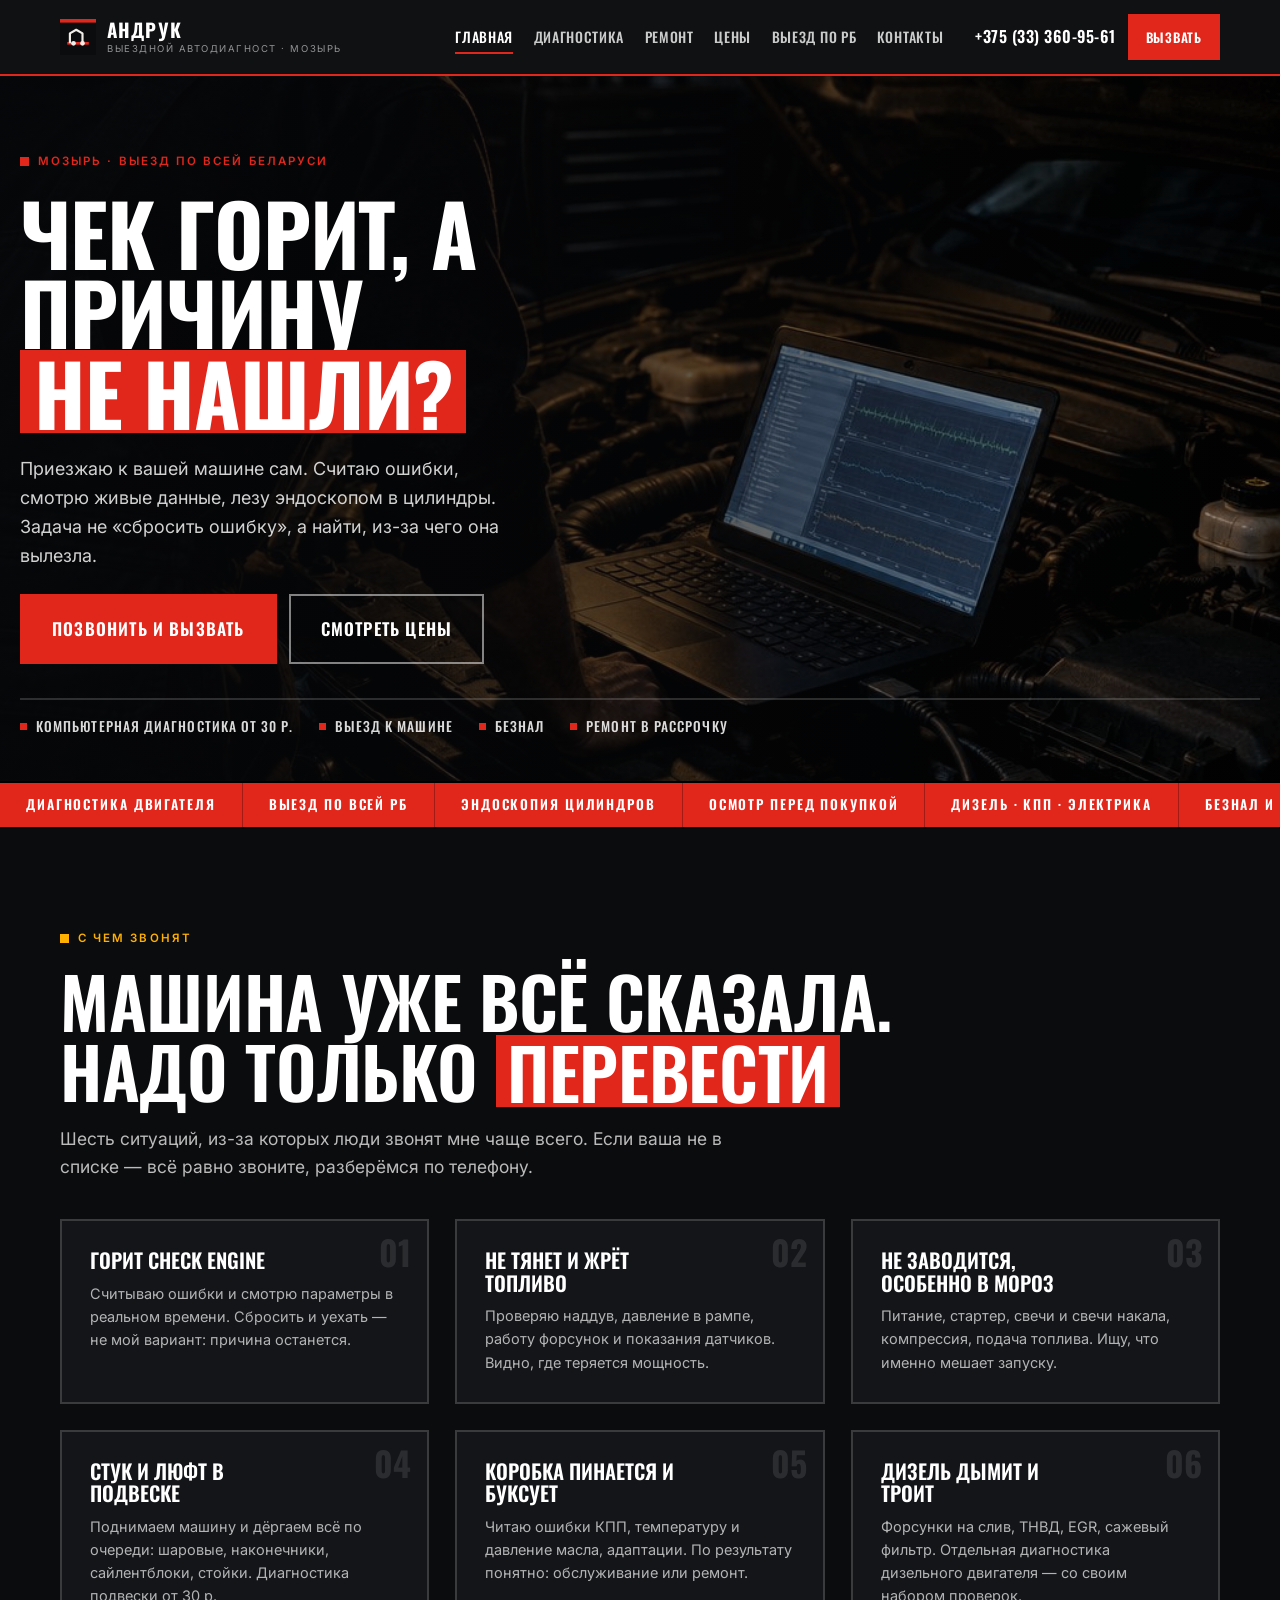
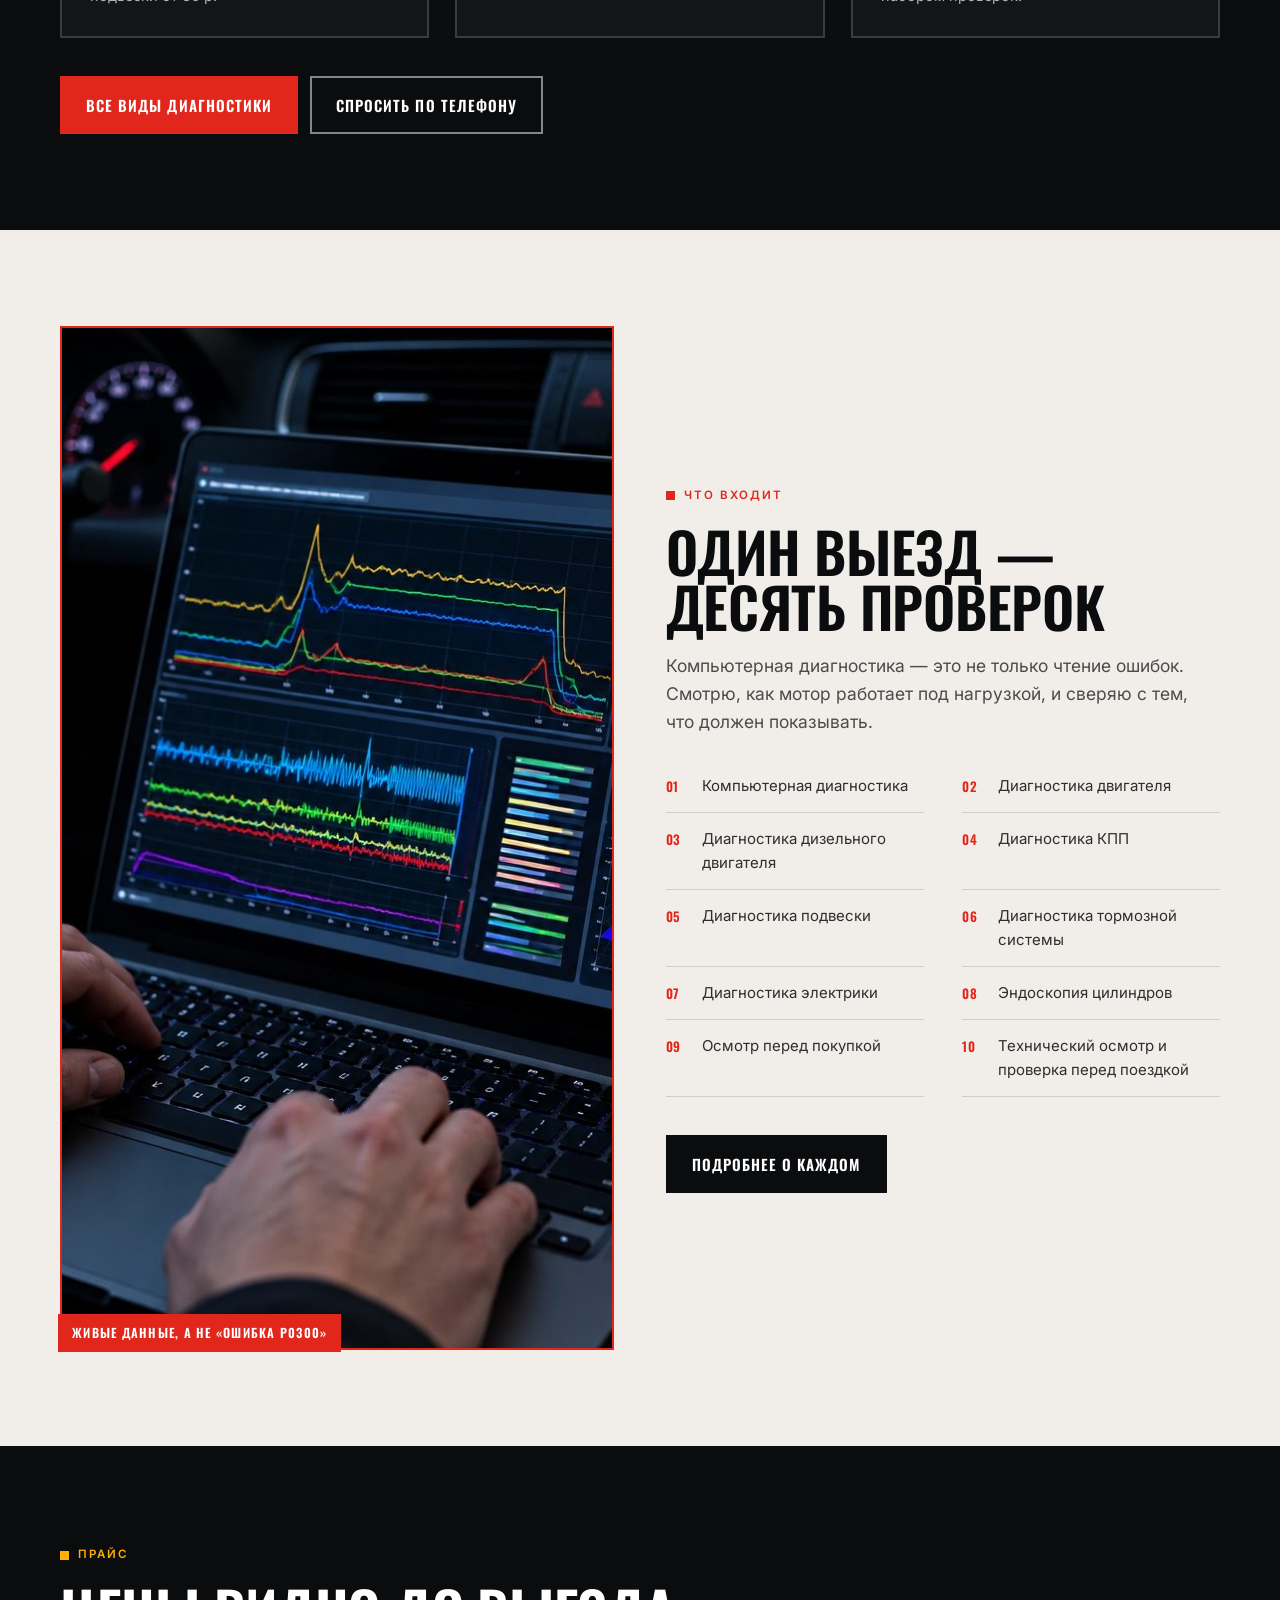
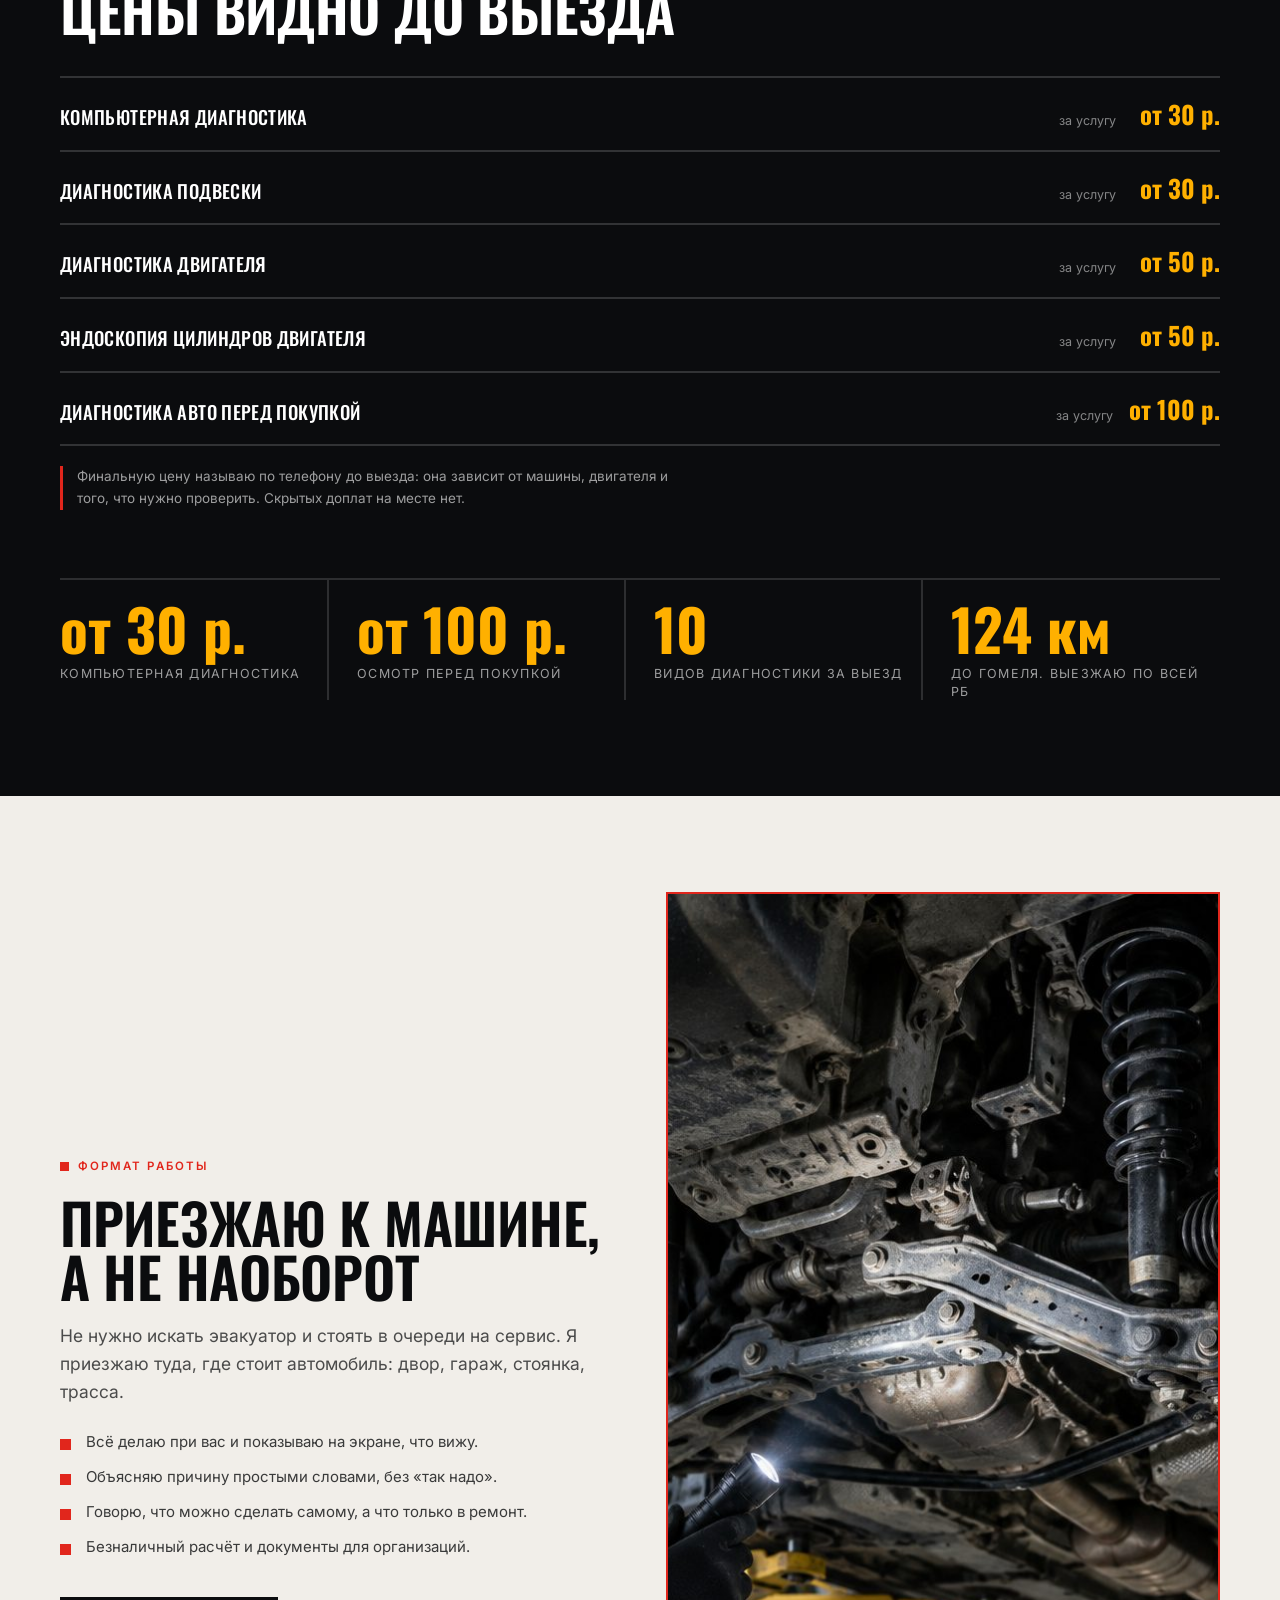
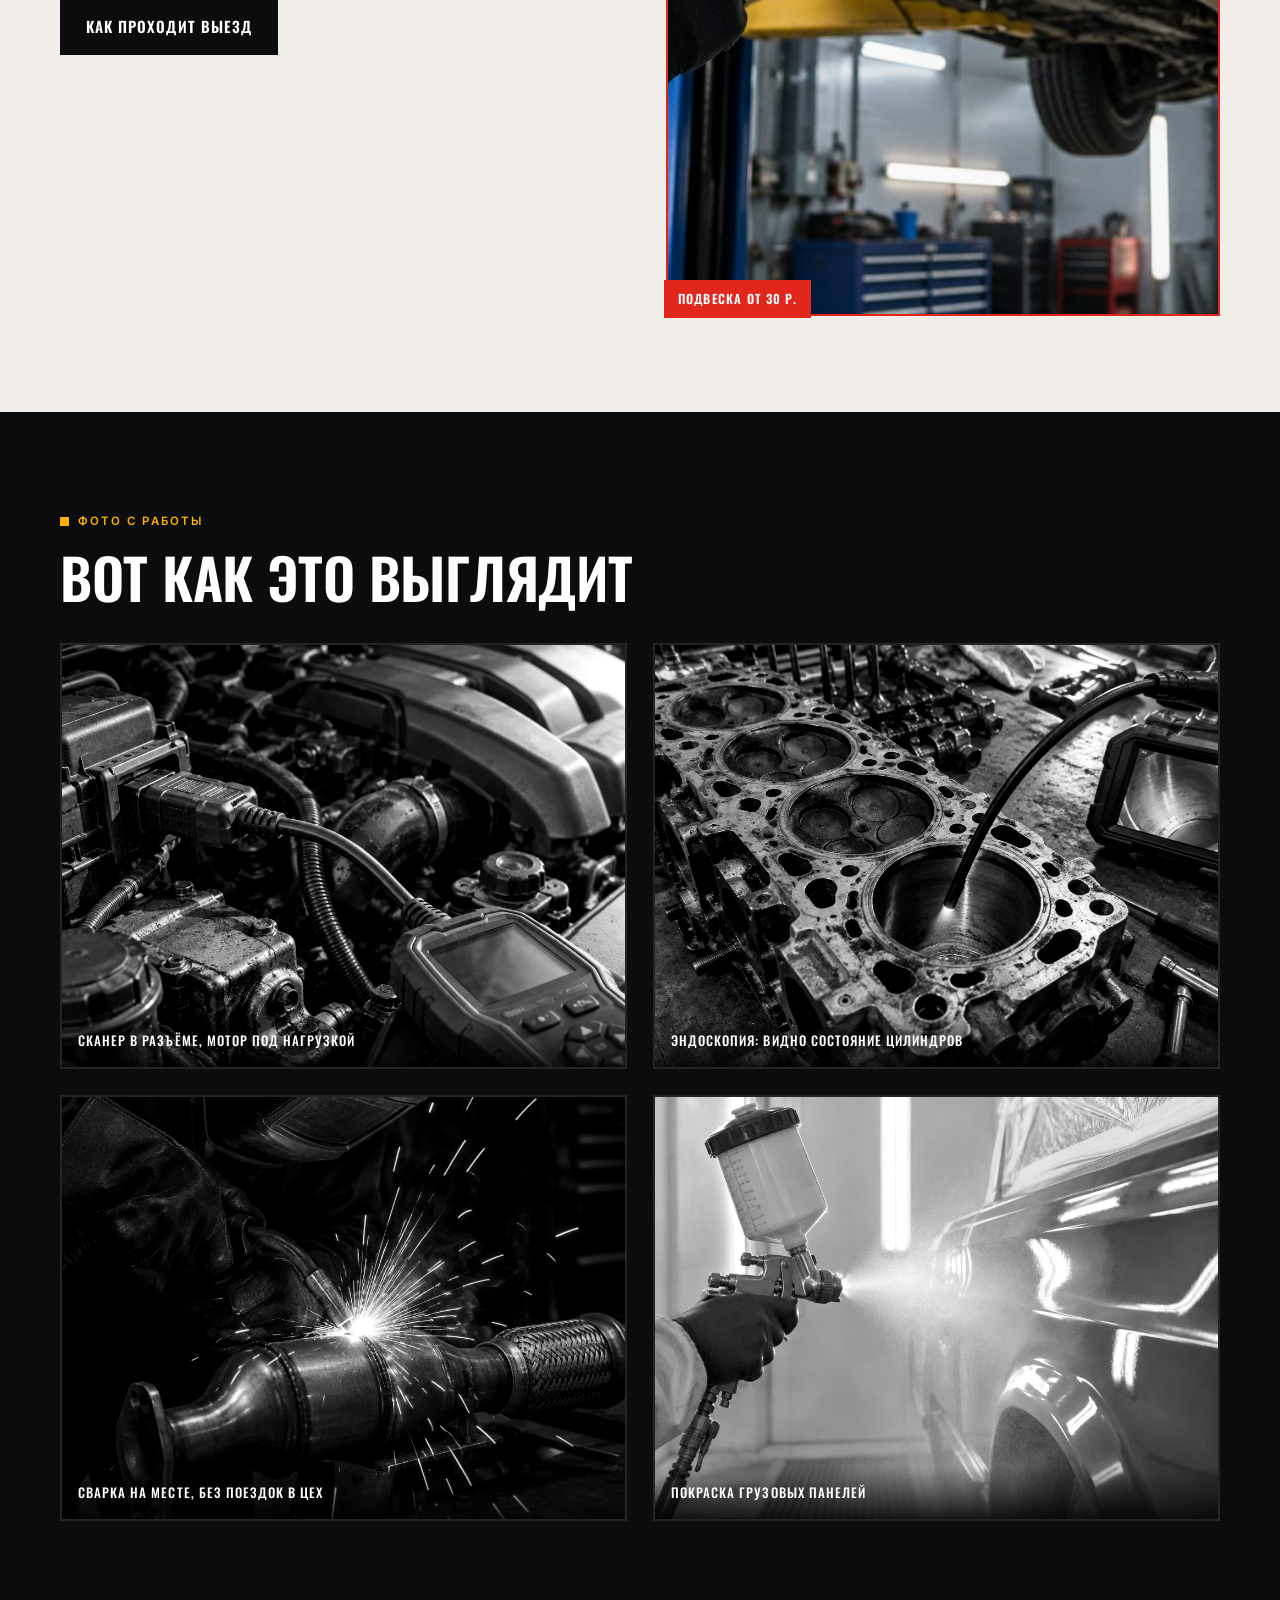
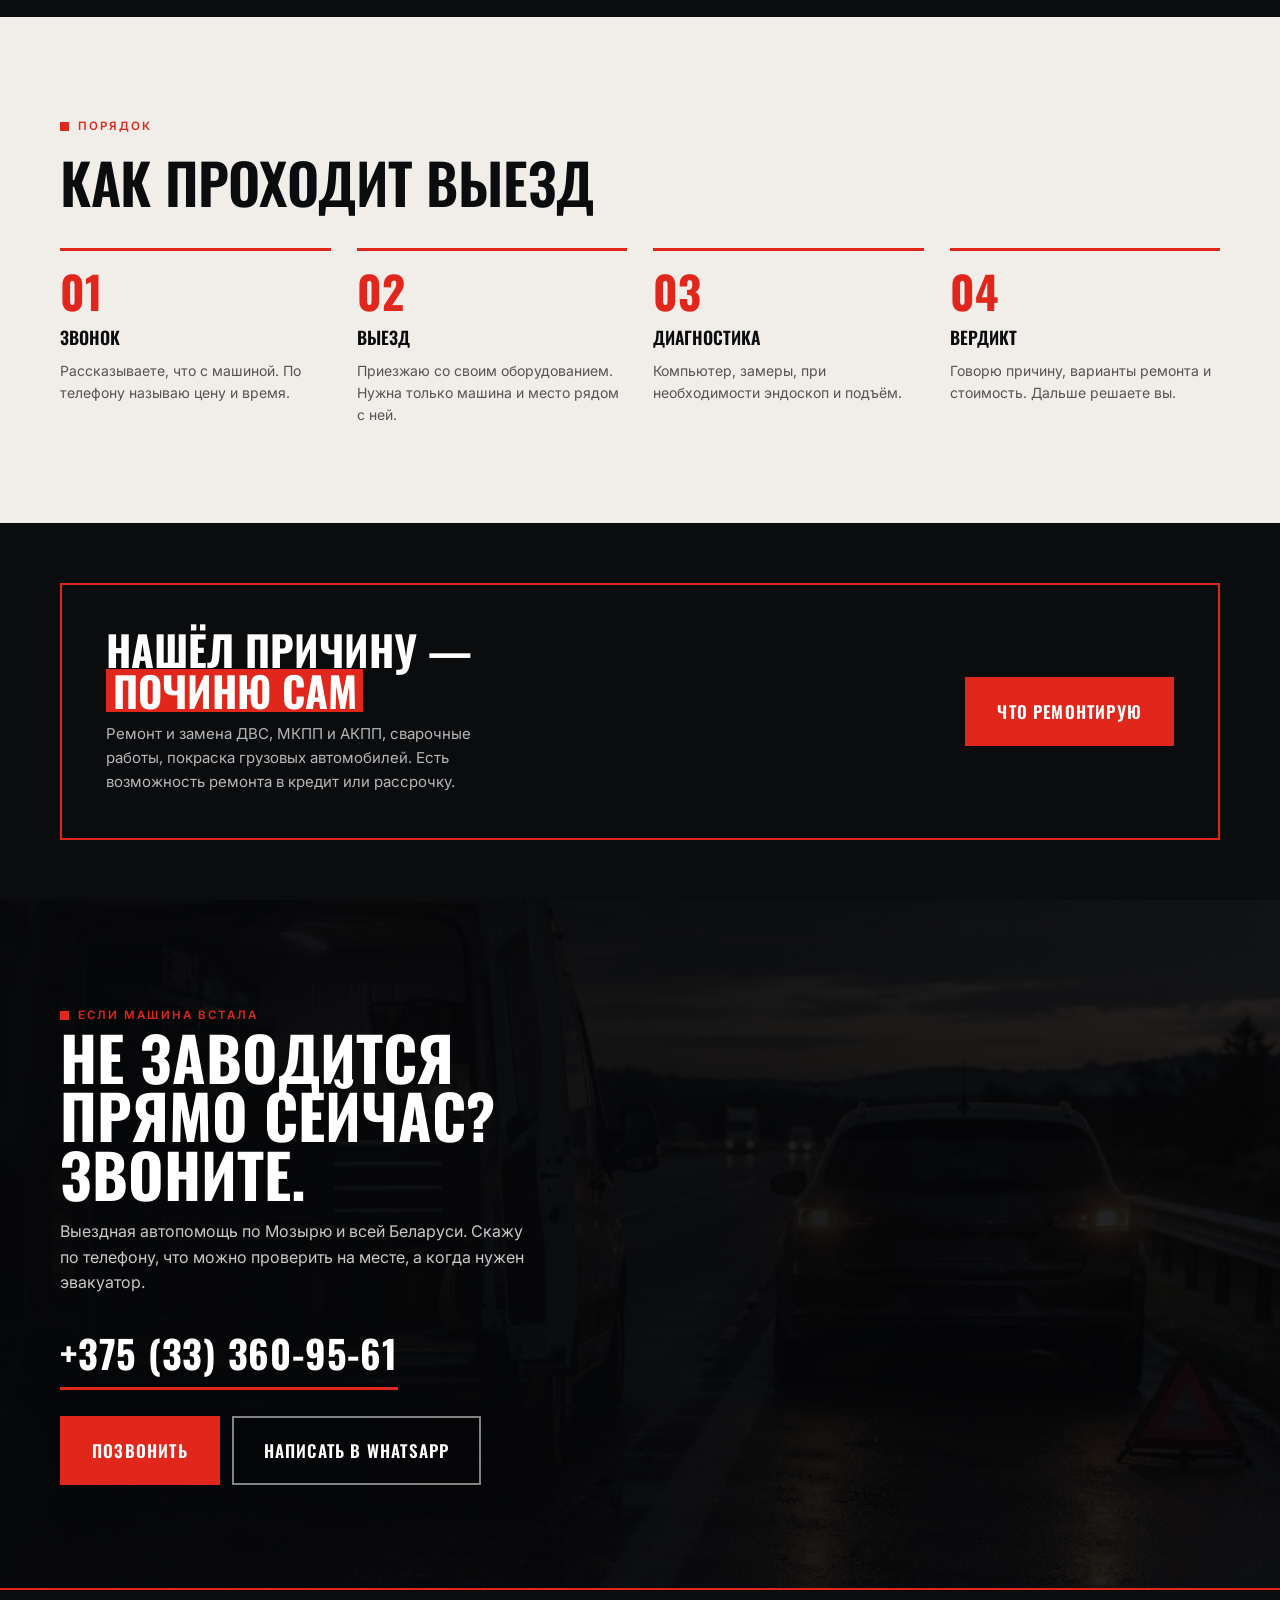
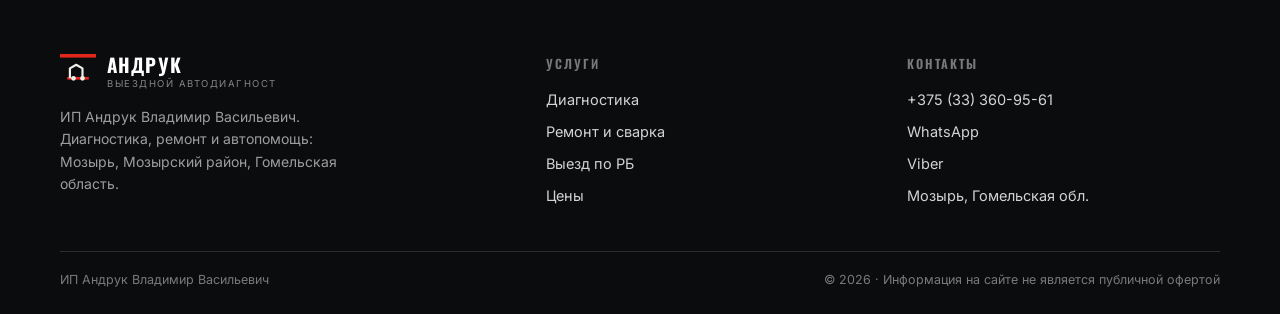
<file: index.html>
<!DOCTYPE html>
<html lang="ru">
<head>
<meta charset="utf-8">
<meta name="viewport" content="width=device-width, initial-scale=1">
<title>Выездной автодиагност в Мозыре — компьютерная диагностика от 30 р. | Андрук</title>
<meta name="description" content="Чек горит, а причину не нашли? Выездная диагностика автомобиля в Мозыре и по всей Беларуси: компьютерная диагностика от 30 р., эндоскопия цилиндров, осмотр перед покупкой. Приезжаю к машине сам. +375 (33) 360-95-61">
<meta property="og:title" content="Выездной автодиагност — Мозырь, вся Беларусь">
<meta property="og:description" content="Компьютерная диагностика от 30 р. с выездом к машине. Эндоскопия, осмотр перед покупкой, дизель, КПП, электрика.">
<meta property="og:type" content="website">
<link rel="icon" href="assets/img/favicon.svg" type="image/svg+xml">
<link rel="preconnect" href="https://fonts.googleapis.com">
<link rel="preconnect" href="https://fonts.gstatic.com" crossorigin>
<link href="https://fonts.googleapis.com/css2?family=Oswald:wght@400;500;600;700&family=Inter:wght@400;500;600;700&display=swap" rel="stylesheet">
<link rel="stylesheet" href="assets/css/style.css?v=2">
</head>
<body>

<header class="site-head">
  <div class="wrap head-in">
    <a class="brand" href="index.html">
      <svg class="brand-mark" viewBox="0 0 40 40" aria-hidden="true">
        <rect width="40" height="40" fill="#0B0C0E"/><rect y="0" width="40" height="4" fill="#E1261C"/>
        <path d="M8 27h24" stroke="#E1261C" stroke-width="3"/>
        <path d="M11 27V16l7-4 7 4v11" fill="none" stroke="#F1EEE9" stroke-width="2.4" stroke-linejoin="round"/>
        <circle cx="15" cy="27" r="2.6" fill="#F1EEE9"/><circle cx="25" cy="27" r="2.6" fill="#F1EEE9"/>
      </svg>
      <span class="brand-txt"><b>Андрук</b><span>выездной автодиагност · Мозырь</span></span>
    </a>
    <nav class="nav" id="nav">
      <a href="index.html" class="is-active">Главная</a>
      <a href="diagnostika.html">Диагностика</a>
      <a href="remont.html">Ремонт</a>
      <a href="ceny.html">Цены</a>
      <a href="vyezd.html">Выезд по РБ</a>
      <a href="kontakty.html">Контакты</a>
    </nav>
    <div class="head-cta">
      <a class="head-phone" href="tel:+375333609561">+375 (33) 360-95-61</a>
      <a class="btn btn--sm" href="tel:+375333609561">Вызвать</a>
      <button class="burger" id="burger" aria-label="Меню" aria-expanded="false"><span></span></button>
    </div>
  </div>
</header>

<main>

<section class="hero">
  <img class="hero-img" src="assets/img/hero-night.jpg" alt="Автодиагност подключает ноутбук к автомобилю в тёмном боксе" width="1024" height="1024" fetchpriority="high">
  <div class="wrap hero-in">
    <span class="kick">Мозырь · выезд по всей Беларуси</span>
    <h1>Чек горит, а причину <span class="hl">не нашли?</span></h1>
    <p class="hero-sub">Приезжаю к вашей машине сам. Считаю ошибки, смотрю живые данные, лезу эндоскопом в цилиндры. Задача не «сбросить ошибку», а найти, из-за чего она вылезла.</p>
    <div class="btn-row">
      <a class="btn btn--lg" href="tel:+375333609561">Позвонить и вызвать</a>
      <a class="btn btn--lg btn--ghost" href="ceny.html">Смотреть цены</a>
    </div>
    <div class="hero-facts">
      <div>Компьютерная диагностика от 30 р.</div>
      <div>Выезд к машине</div>
      <div>Безнал</div>
      <div>Ремонт в рассрочку</div>
    </div>
  </div>
</section>

<div class="ticker" aria-hidden="true">
  <div class="ticker-track">
    <span>Диагностика двигателя</span><span>Выезд по всей РБ</span><span>Эндоскопия цилиндров</span><span>Осмотр перед покупкой</span><span>Дизель · КПП · Электрика</span><span>Безнал и рассрочка</span><span>Сварка и покраска</span><span>Автопомощь на дороге</span>
    <span>Диагностика двигателя</span><span>Выезд по всей РБ</span><span>Эндоскопия цилиндров</span><span>Осмотр перед покупкой</span><span>Дизель · КПП · Электрика</span><span>Безнал и рассрочка</span><span>Сварка и покраска</span><span>Автопомощь на дороге</span>
  </div>
</div>

<section class="sec sec--ink">
  <div class="wrap">
    <span class="kick">С чем звонят</span>
    <h2 class="stitle stitle--xl">Машина уже всё сказала.<br>Надо только <span class="hl">перевести</span></h2>
    <p class="lead">Шесть ситуаций, из-за которых люди звонят мне чаще всего. Если ваша не в списке — всё равно звоните, разберёмся по телефону.</p>
    <div class="g3 mt-l">
      <article class="sym rv" data-n="01">
        <h3>Горит Check Engine</h3>
        <p>Считываю ошибки и смотрю параметры в реальном времени. Сбросить и уехать — не мой вариант: причина останется.</p>
      </article>
      <article class="sym rv" data-n="02">
        <h3>Не тянет и жрёт топливо</h3>
        <p>Проверяю наддув, давление в рампе, работу форсунок и показания датчиков. Видно, где теряется мощность.</p>
      </article>
      <article class="sym rv" data-n="03">
        <h3>Не заводится, особенно в мороз</h3>
        <p>Питание, стартер, свечи и свечи накала, компрессия, подача топлива. Ищу, что именно мешает запуску.</p>
      </article>
      <article class="sym rv" data-n="04">
        <h3>Стук и люфт в подвеске</h3>
        <p>Поднимаем машину и дёргаем всё по очереди: шаровые, наконечники, сайлентблоки, стойки. Диагностика подвески от 30 р.</p>
      </article>
      <article class="sym rv" data-n="05">
        <h3>Коробка пинается и буксует</h3>
        <p>Читаю ошибки КПП, температуру и давление масла, адаптации. По результату понятно: обслуживание или ремонт.</p>
      </article>
      <article class="sym rv" data-n="06">
        <h3>Дизель дымит и троит</h3>
        <p>Форсунки на слив, ТНВД, EGR, сажевый фильтр. Отдельная диагностика дизельного двигателя — со своим набором проверок.</p>
      </article>
    </div>
    <div class="btn-row mt-l">
      <a class="btn" href="diagnostika.html">Все виды диагностики</a>
      <a class="btn btn--ghost" href="tel:+375333609561">Спросить по телефону</a>
    </div>
  </div>
</section>

<section class="sec sec--paper">
  <div class="wrap split">
    <div class="split-media">
      <img src="assets/img/laptop.jpg" alt="Экран ноутбука с графиками диагностики двигателя в салоне автомобиля" width="1024" height="1024" loading="lazy">
      <span class="tag">Живые данные, а не «ошибка P0300»</span>
    </div>
    <div>
      <span class="kick">Что входит</span>
      <h2 class="stitle">Один выезд — десять проверок</h2>
      <p class="lead">Компьютерная диагностика — это не только чтение ошибок. Смотрю, как мотор работает под нагрузкой, и сверяю с тем, что должен показывать.</p>
      <ul class="svc svc--light mt-m">
        <li><b>01</b> Компьютерная диагностика</li>
        <li><b>02</b> Диагностика двигателя</li>
        <li><b>03</b> Диагностика дизельного двигателя</li>
        <li><b>04</b> Диагностика КПП</li>
        <li><b>05</b> Диагностика подвески</li>
        <li><b>06</b> Диагностика тормозной системы</li>
        <li><b>07</b> Диагностика электрики</li>
        <li><b>08</b> Эндоскопия цилиндров</li>
        <li><b>09</b> Осмотр перед покупкой</li>
        <li><b>10</b> Технический осмотр и проверка перед поездкой</li>
      </ul>
      <div class="btn-row mt-l">
        <a class="btn btn--dark" href="diagnostika.html">Подробнее о каждом</a>
      </div>
    </div>
  </div>
</section>

<section class="sec sec--ink">
  <div class="wrap">
    <span class="kick">Прайс</span>
    <h2 class="stitle">Цены видно до выезда</h2>
    <div class="price-list mt-l">
      <div class="prow"><span class="pn">Компьютерная диагностика</span><span class="pm">за услугу</span><span class="pp">от 30 р.</span></div>
      <div class="prow"><span class="pn">Диагностика подвески</span><span class="pm">за услугу</span><span class="pp">от 30 р.</span></div>
      <div class="prow"><span class="pn">Диагностика двигателя</span><span class="pm">за услугу</span><span class="pp">от 50 р.</span></div>
      <div class="prow"><span class="pn">Эндоскопия цилиндров двигателя</span><span class="pm">за услугу</span><span class="pp">от 50 р.</span></div>
      <div class="prow"><span class="pn">Диагностика авто перед покупкой</span><span class="pm">за услугу</span><span class="pp">от 100 р.</span></div>
    </div>
    <p class="note">Финальную цену называю по телефону до выезда: она зависит от машины, двигателя и того, что нужно проверить. Скрытых доплат на месте нет.</p>
    <div class="nums mt-xl">
      <div><b>от 30 р.</b><span>Компьютерная диагностика</span></div>
      <div><b>от 100 р.</b><span>Осмотр перед покупкой</span></div>
      <div><b>10</b><span>Видов диагностики за выезд</span></div>
      <div><b>124 км</b><span>До Гомеля. Выезжаю по всей РБ</span></div>
    </div>
  </div>
</section>

<section class="sec sec--paper">
  <div class="wrap split split--rev">
    <div class="split-media">
      <img src="assets/img/lift.jpg" alt="Осмотр подвески автомобиля на подъёмнике с фонарём" width="1024" height="1024" loading="lazy">
      <span class="tag">Подвеска от 30 р.</span>
    </div>
    <div>
      <span class="kick">Формат работы</span>
      <h2 class="stitle">Приезжаю к машине, а не наоборот</h2>
      <p class="lead">Не нужно искать эвакуатор и стоять в очереди на сервис. Я приезжаю туда, где стоит автомобиль: двор, гараж, стоянка, трасса.</p>
      <ul class="check mt-m">
        <li>Всё делаю при вас и показываю на экране, что вижу.</li>
        <li>Объясняю причину простыми словами, без «так надо».</li>
        <li>Говорю, что можно сделать самому, а что только в ремонт.</li>
        <li>Безналичный расчёт и документы для организаций.</li>
      </ul>
      <div class="btn-row mt-l">
        <a class="btn btn--dark" href="vyezd.html">Как проходит выезд</a>
      </div>
    </div>
  </div>
</section>

<section class="sec sec--ink">
  <div class="wrap">
    <span class="kick">Фото с работы</span>
    <h2 class="stitle">Вот как это выглядит</h2>
    <div class="g2 mt-l">
      <figure class="tile rv"><img src="assets/img/engine.jpg" alt="Моторный отсек с подключённым диагностическим сканером" width="1024" height="1024" loading="lazy"><figcaption>Сканер в разъёме, мотор под нагрузкой</figcaption></figure>
      <figure class="tile rv"><img src="assets/img/borescope.jpg" alt="Эндоскоп в цилиндре снятой головки блока" width="1024" height="1024" loading="lazy"><figcaption>Эндоскопия: видно состояние цилиндров</figcaption></figure>
      <figure class="tile rv"><img src="assets/img/welding.jpg" alt="Сварочные работы на выхлопной системе автомобиля" width="1024" height="1024" loading="lazy"><figcaption>Сварка на месте, без поездок в цех</figcaption></figure>
      <figure class="tile rv"><img src="assets/img/paint.jpg" alt="Покраска кузовной панели грузового автомобиля краскопультом" width="1024" height="1024" loading="lazy"><figcaption>Покраска грузовых панелей</figcaption></figure>
    </div>
  </div>
</section>

<section class="sec sec--paper">
  <div class="wrap">
    <span class="kick">Порядок</span>
    <h2 class="stitle">Как проходит выезд</h2>
    <div class="steps mt-l">
      <div class="step rv"><b>01</b><h3>Звонок</h3><p>Рассказываете, что с машиной. По телефону называю цену и время.</p></div>
      <div class="step rv"><b>02</b><h3>Выезд</h3><p>Приезжаю со своим оборудованием. Нужна только машина и место рядом с ней.</p></div>
      <div class="step rv"><b>03</b><h3>Диагностика</h3><p>Компьютер, замеры, при необходимости эндоскоп и подъём.</p></div>
      <div class="step rv"><b>04</b><h3>Вердикт</h3><p>Говорю причину, варианты ремонта и стоимость. Дальше решаете вы.</p></div>
    </div>
  </div>
</section>

<section class="sec sec--ink sec--tight">
  <div class="wrap">
    <div class="banner">
      <div>
        <h2>Нашёл причину — <span class="hl">починю сам</span></h2>
        <p>Ремонт и замена ДВС, МКПП и АКПП, сварочные работы, покраска грузовых автомобилей. Есть возможность ремонта в кредит или рассрочку.</p>
      </div>
      <a class="btn btn--lg" href="remont.html">Что ремонтирую</a>
    </div>
  </div>
</section>

<section class="cta">
  <img class="cta-img" src="assets/img/roadside.jpg" alt="Выездная автопомощь на дороге в сумерках" width="1024" height="1024" loading="lazy">
  <div class="wrap cta-in">
    <span class="kick">Если машина встала</span>
    <h2>Не заводится прямо сейчас? Звоните.</h2>
    <p>Выездная автопомощь по Мозырю и всей Беларуси. Скажу по телефону, что можно проверить на месте, а когда нужен эвакуатор.</p>
    <a class="cta-phone" href="tel:+375333609561">+375 (33) 360-95-61</a>
    <div class="btn-row">
      <a class="btn btn--lg" href="tel:+375333609561">Позвонить</a>
      <a class="btn btn--lg btn--ghost" href="https://wa.me/375333609561">Написать в WhatsApp</a>
    </div>
  </div>
</section>

</main>

<footer class="site-foot">
  <div class="wrap">
    <div class="foot-grid">
      <div>
        <a class="brand" href="index.html">
          <svg class="brand-mark" viewBox="0 0 40 40" aria-hidden="true">
            <rect width="40" height="40" fill="#0B0C0E"/><rect y="0" width="40" height="4" fill="#E1261C"/>
            <path d="M8 27h24" stroke="#E1261C" stroke-width="3"/>
            <path d="M11 27V16l7-4 7 4v11" fill="none" stroke="#F1EEE9" stroke-width="2.4" stroke-linejoin="round"/>
            <circle cx="15" cy="27" r="2.6" fill="#F1EEE9"/><circle cx="25" cy="27" r="2.6" fill="#F1EEE9"/>
          </svg>
          <span class="brand-txt"><b>Андрук</b><span>выездной автодиагност</span></span>
        </a>
        <p class="foot-about">ИП Андрук Владимир Васильевич. Диагностика, ремонт и автопомощь: Мозырь, Мозырский район, Гомельская область.</p>
      </div>
      <div>
        <h4>Услуги</h4>
        <div class="foot-links">
          <a href="diagnostika.html">Диагностика</a>
          <a href="remont.html">Ремонт и сварка</a>
          <a href="vyezd.html">Выезд по РБ</a>
          <a href="ceny.html">Цены</a>
        </div>
      </div>
      <div>
        <h4>Контакты</h4>
        <div class="foot-links">
          <a href="tel:+375333609561">+375 (33) 360-95-61</a>
          <a href="https://wa.me/375333609561">WhatsApp</a>
          <a href="viber://chat?number=%2B375333609561">Viber</a>
          <a href="kontakty.html">Мозырь, Гомельская обл.</a>
        </div>
      </div>
    </div>
    <div class="foot-bottom">
      <span>ИП Андрук Владимир Васильевич</span>
      <span>© <span data-year>2026</span> · Информация на сайте не является публичной офертой</span>
    </div>
  </div>
</footer>

<script src="assets/js/app.js?v=2"></script>
</body>
</html>
</file>
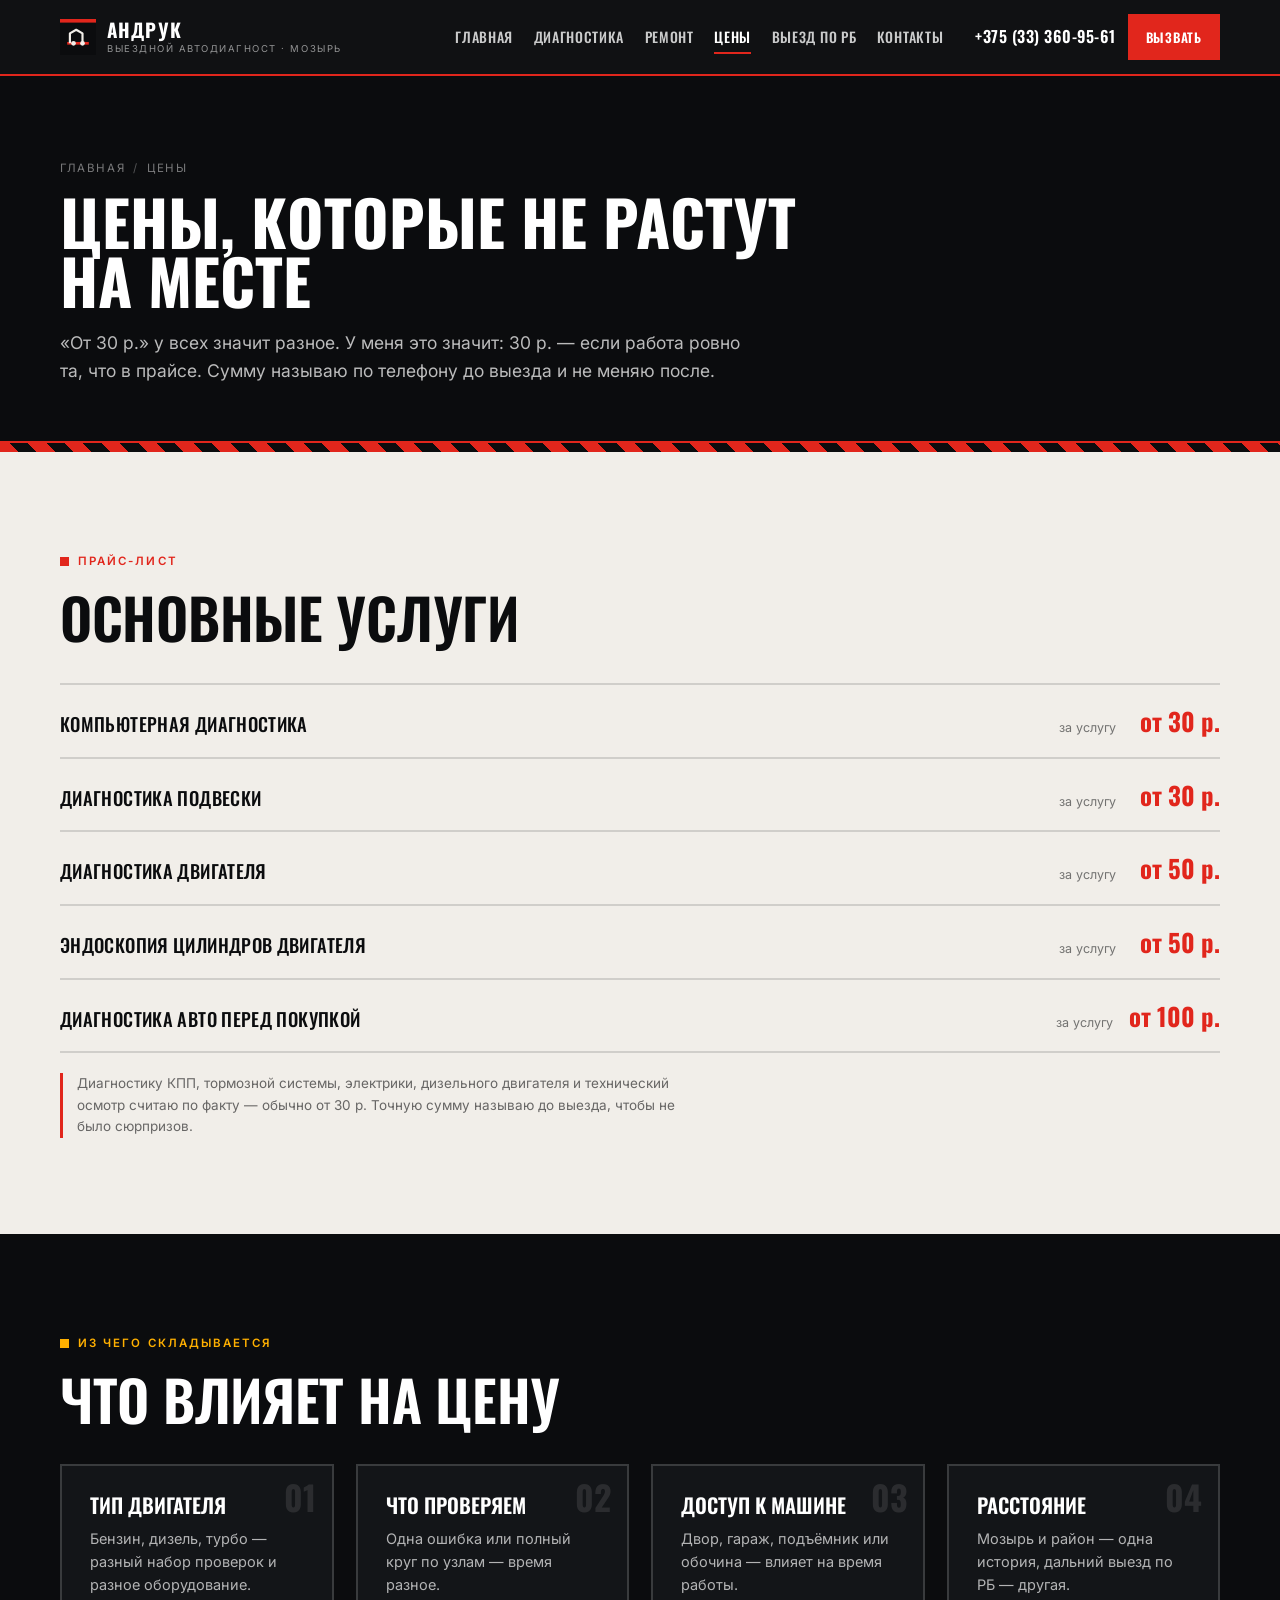
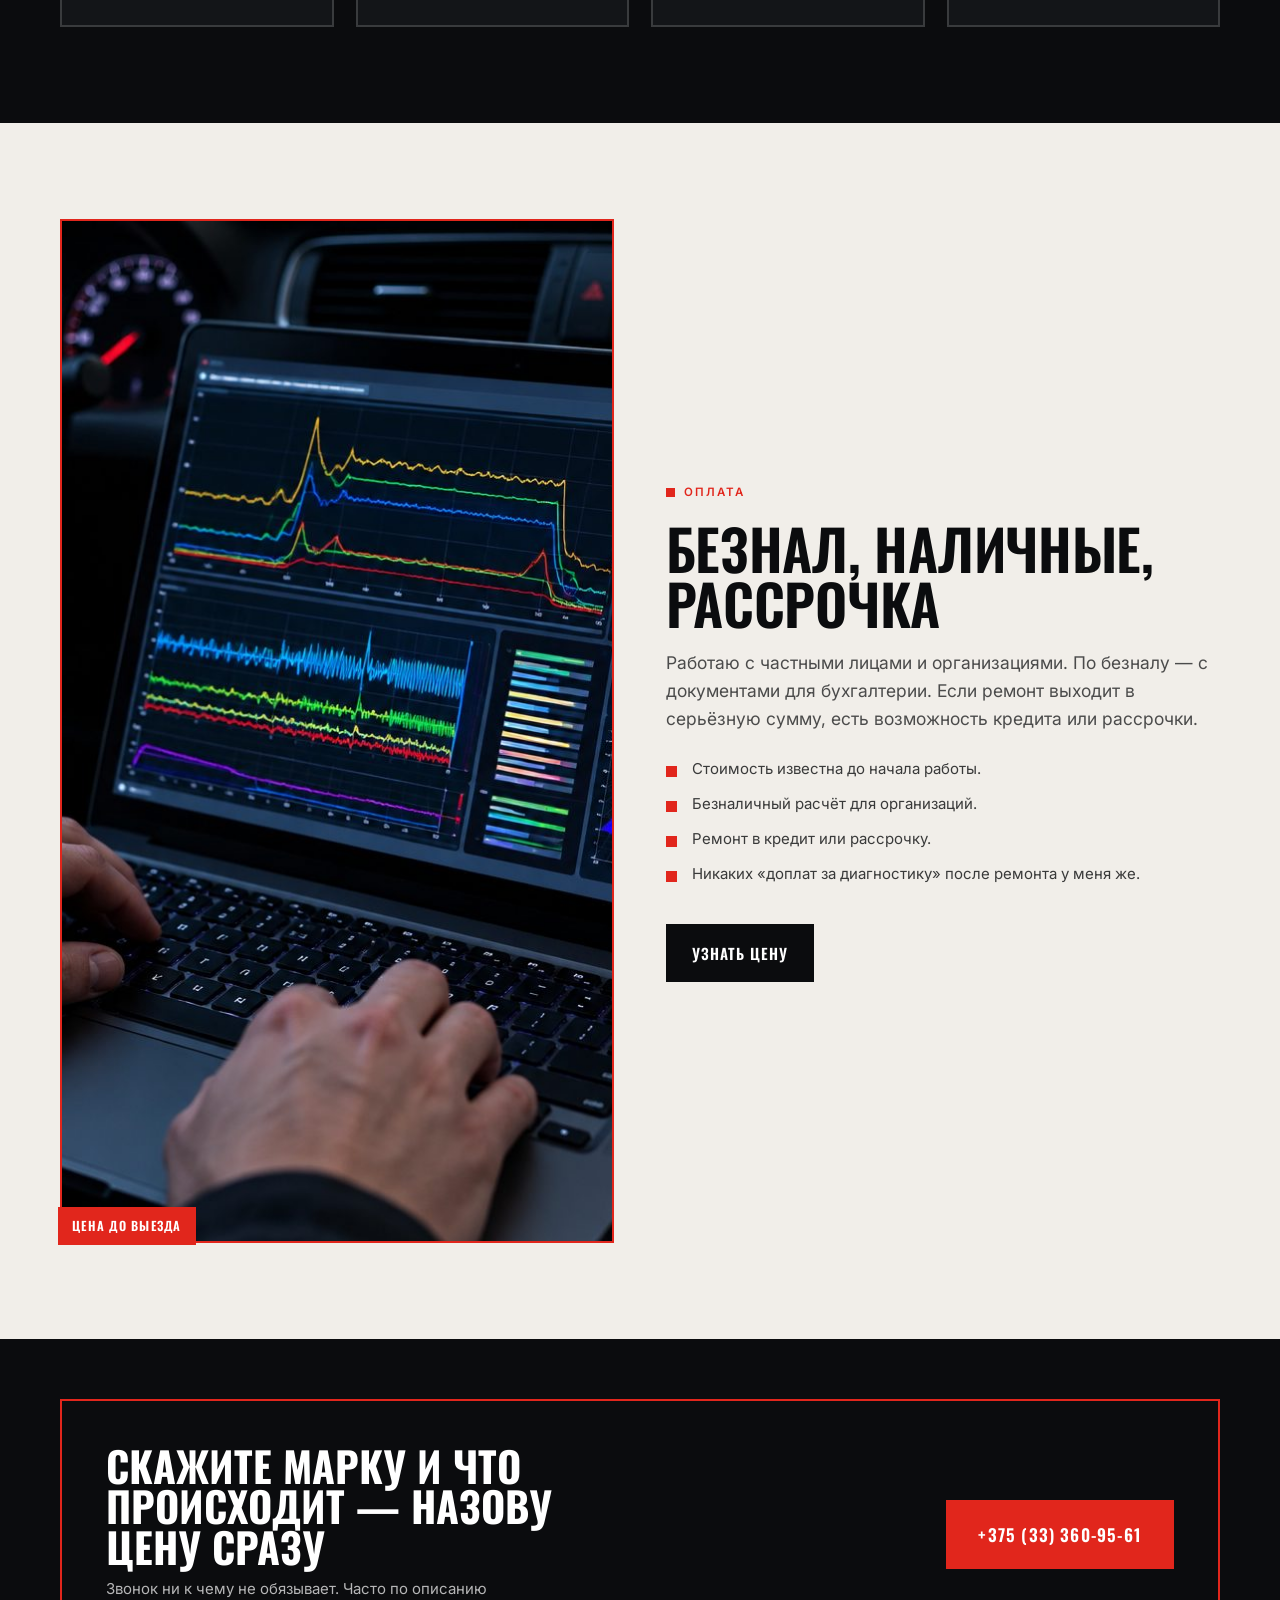
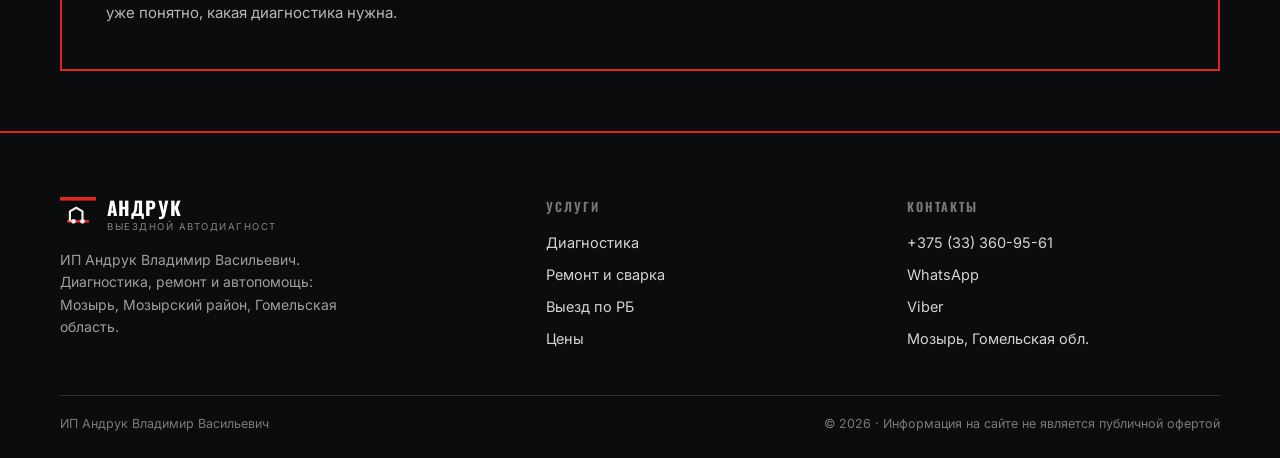
<file: ceny.html>
<!DOCTYPE html>
<html lang="ru">
<head>
<meta charset="utf-8">
<meta name="viewport" content="width=device-width, initial-scale=1">
<title>Цены на диагностику автомобиля — от 30 р. | Мозырь, выезд</title>
<meta name="description" content="Прайс на выездную диагностику: компьютерная от 30 р., подвеска от 30 р., двигатель от 50 р., эндоскопия от 50 р., осмотр перед покупкой от 100 р. Цена известна до выезда.">
<link rel="icon" href="assets/img/favicon.svg" type="image/svg+xml">
<link rel="preconnect" href="https://fonts.googleapis.com">
<link rel="preconnect" href="https://fonts.gstatic.com" crossorigin>
<link href="https://fonts.googleapis.com/css2?family=Oswald:wght@400;500;600;700&family=Inter:wght@400;500;600;700&display=swap" rel="stylesheet">
<link rel="stylesheet" href="assets/css/style.css?v=2">
</head>
<body>

<header class="site-head">
  <div class="wrap head-in">
    <a class="brand" href="index.html">
      <svg class="brand-mark" viewBox="0 0 40 40" aria-hidden="true">
        <rect width="40" height="40" fill="#0B0C0E"/><rect y="0" width="40" height="4" fill="#E1261C"/>
        <path d="M8 27h24" stroke="#E1261C" stroke-width="3"/>
        <path d="M11 27V16l7-4 7 4v11" fill="none" stroke="#F1EEE9" stroke-width="2.4" stroke-linejoin="round"/>
        <circle cx="15" cy="27" r="2.6" fill="#F1EEE9"/><circle cx="25" cy="27" r="2.6" fill="#F1EEE9"/>
      </svg>
      <span class="brand-txt"><b>Андрук</b><span>выездной автодиагност · Мозырь</span></span>
    </a>
    <nav class="nav" id="nav">
      <a href="index.html">Главная</a>
      <a href="diagnostika.html">Диагностика</a>
      <a href="remont.html">Ремонт</a>
      <a href="ceny.html" class="is-active">Цены</a>
      <a href="vyezd.html">Выезд по РБ</a>
      <a href="kontakty.html">Контакты</a>
    </nav>
    <div class="head-cta">
      <a class="head-phone" href="tel:+375333609561">+375 (33) 360-95-61</a>
      <a class="btn btn--sm" href="tel:+375333609561">Вызвать</a>
      <button class="burger" id="burger" aria-label="Меню" aria-expanded="false"><span></span></button>
    </div>
  </div>
</header>

<main>

<section class="page-head">
  <div class="wrap">
    <div class="crumbs"><a href="index.html">Главная</a><span>/</span>Цены</div>
    <h1>Цены, которые не растут на месте</h1>
    <p class="lead">«От 30 р.» у всех значит разное. У меня это значит: 30 р. — если работа ровно та, что в прайсе. Сумму называю по телефону до выезда и не меняю после.</p>
  </div>
</section>
<div class="hazard" aria-hidden="true"></div>

<section class="sec sec--paper">
  <div class="wrap">
    <span class="kick">Прайс-лист</span>
    <h2 class="stitle">Основные услуги</h2>
    <div class="price-list mt-l">
      <div class="prow"><span class="pn">Компьютерная диагностика</span><span class="pm">за услугу</span><span class="pp">от 30 р.</span></div>
      <div class="prow"><span class="pn">Диагностика подвески</span><span class="pm">за услугу</span><span class="pp">от 30 р.</span></div>
      <div class="prow"><span class="pn">Диагностика двигателя</span><span class="pm">за услугу</span><span class="pp">от 50 р.</span></div>
      <div class="prow"><span class="pn">Эндоскопия цилиндров двигателя</span><span class="pm">за услугу</span><span class="pp">от 50 р.</span></div>
      <div class="prow"><span class="pn">Диагностика авто перед покупкой</span><span class="pm">за услугу</span><span class="pp">от 100 р.</span></div>
    </div>
    <p class="note">Диагностику КПП, тормозной системы, электрики, дизельного двигателя и технический осмотр считаю по факту — обычно от 30 р. Точную сумму называю до выезда, чтобы не было сюрпризов.</p>
  </div>
</section>

<section class="sec sec--ink">
  <div class="wrap">
    <span class="kick">Из чего складывается</span>
    <h2 class="stitle">Что влияет на цену</h2>
    <div class="g4 mt-l">
      <div class="sym rv" data-n="01"><h3>Тип двигателя</h3><p>Бензин, дизель, турбо — разный набор проверок и разное оборудование.</p></div>
      <div class="sym rv" data-n="02"><h3>Что проверяем</h3><p>Одна ошибка или полный круг по узлам — время разное.</p></div>
      <div class="sym rv" data-n="03"><h3>Доступ к машине</h3><p>Двор, гараж, подъёмник или обочина — влияет на время работы.</p></div>
      <div class="sym rv" data-n="04"><h3>Расстояние</h3><p>Мозырь и район — одна история, дальний выезд по РБ — другая.</p></div>
    </div>
  </div>
</section>

<section class="sec sec--paper">
  <div class="wrap split">
    <div class="split-media">
      <img src="assets/img/laptop.jpg" alt="Ноутбук с диагностическими графиками в салоне автомобиля" width="1024" height="1024" loading="lazy">
      <span class="tag">Цена до выезда</span>
    </div>
    <div>
      <span class="kick">Оплата</span>
      <h2 class="stitle">Безнал, наличные, рассрочка</h2>
      <p class="lead">Работаю с частными лицами и организациями. По безналу — с документами для бухгалтерии. Если ремонт выходит в серьёзную сумму, есть возможность кредита или рассрочки.</p>
      <ul class="check mt-m">
        <li>Стоимость известна до начала работы.</li>
        <li>Безналичный расчёт для организаций.</li>
        <li>Ремонт в кредит или рассрочку.</li>
        <li>Никаких «доплат за диагностику» после ремонта у меня же.</li>
      </ul>
      <div class="btn-row mt-l">
        <a class="btn btn--dark" href="tel:+375333609561">Узнать цену</a>
      </div>
    </div>
  </div>
</section>

<section class="sec sec--ink sec--tight">
  <div class="wrap">
    <div class="banner">
      <div>
        <h2>Скажите марку и что происходит — назову цену сразу</h2>
        <p>Звонок ни к чему не обязывает. Часто по описанию уже понятно, какая диагностика нужна.</p>
      </div>
      <a class="btn btn--lg" href="tel:+375333609561">+375 (33) 360-95-61</a>
    </div>
  </div>
</section>

</main>

<footer class="site-foot">
  <div class="wrap">
    <div class="foot-grid">
      <div>
        <a class="brand" href="index.html">
          <svg class="brand-mark" viewBox="0 0 40 40" aria-hidden="true">
            <rect width="40" height="40" fill="#0B0C0E"/><rect y="0" width="40" height="4" fill="#E1261C"/>
            <path d="M8 27h24" stroke="#E1261C" stroke-width="3"/>
            <path d="M11 27V16l7-4 7 4v11" fill="none" stroke="#F1EEE9" stroke-width="2.4" stroke-linejoin="round"/>
            <circle cx="15" cy="27" r="2.6" fill="#F1EEE9"/><circle cx="25" cy="27" r="2.6" fill="#F1EEE9"/>
          </svg>
          <span class="brand-txt"><b>Андрук</b><span>выездной автодиагност</span></span>
        </a>
        <p class="foot-about">ИП Андрук Владимир Васильевич. Диагностика, ремонт и автопомощь: Мозырь, Мозырский район, Гомельская область.</p>
      </div>
      <div>
        <h4>Услуги</h4>
        <div class="foot-links">
          <a href="diagnostika.html">Диагностика</a>
          <a href="remont.html">Ремонт и сварка</a>
          <a href="vyezd.html">Выезд по РБ</a>
          <a href="ceny.html">Цены</a>
        </div>
      </div>
      <div>
        <h4>Контакты</h4>
        <div class="foot-links">
          <a href="tel:+375333609561">+375 (33) 360-95-61</a>
          <a href="https://wa.me/375333609561">WhatsApp</a>
          <a href="viber://chat?number=%2B375333609561">Viber</a>
          <a href="kontakty.html">Мозырь, Гомельская обл.</a>
        </div>
      </div>
    </div>
    <div class="foot-bottom">
      <span>ИП Андрук Владимир Васильевич</span>
      <span>© <span data-year>2026</span> · Информация на сайте не является публичной офертой</span>
    </div>
  </div>
</footer>

<script src="assets/js/app.js?v=2"></script>
</body>
</html>
</file>
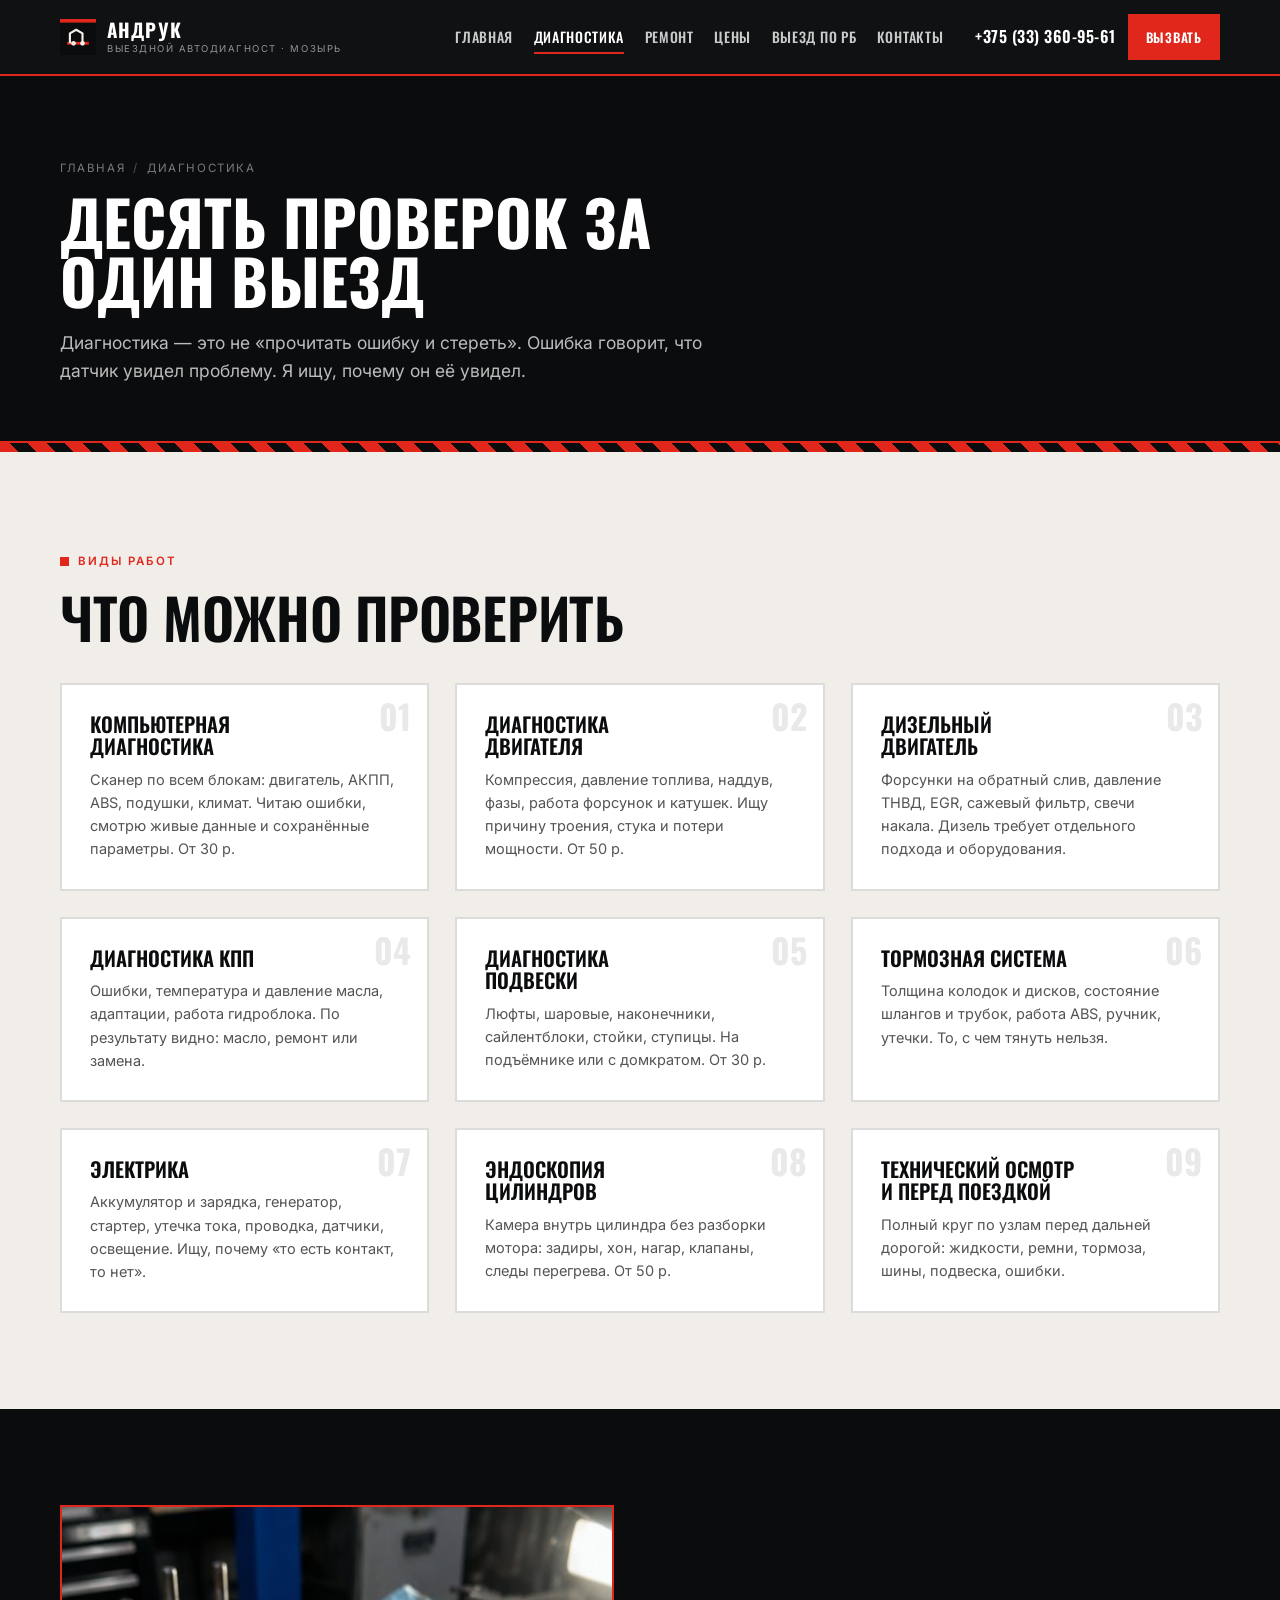
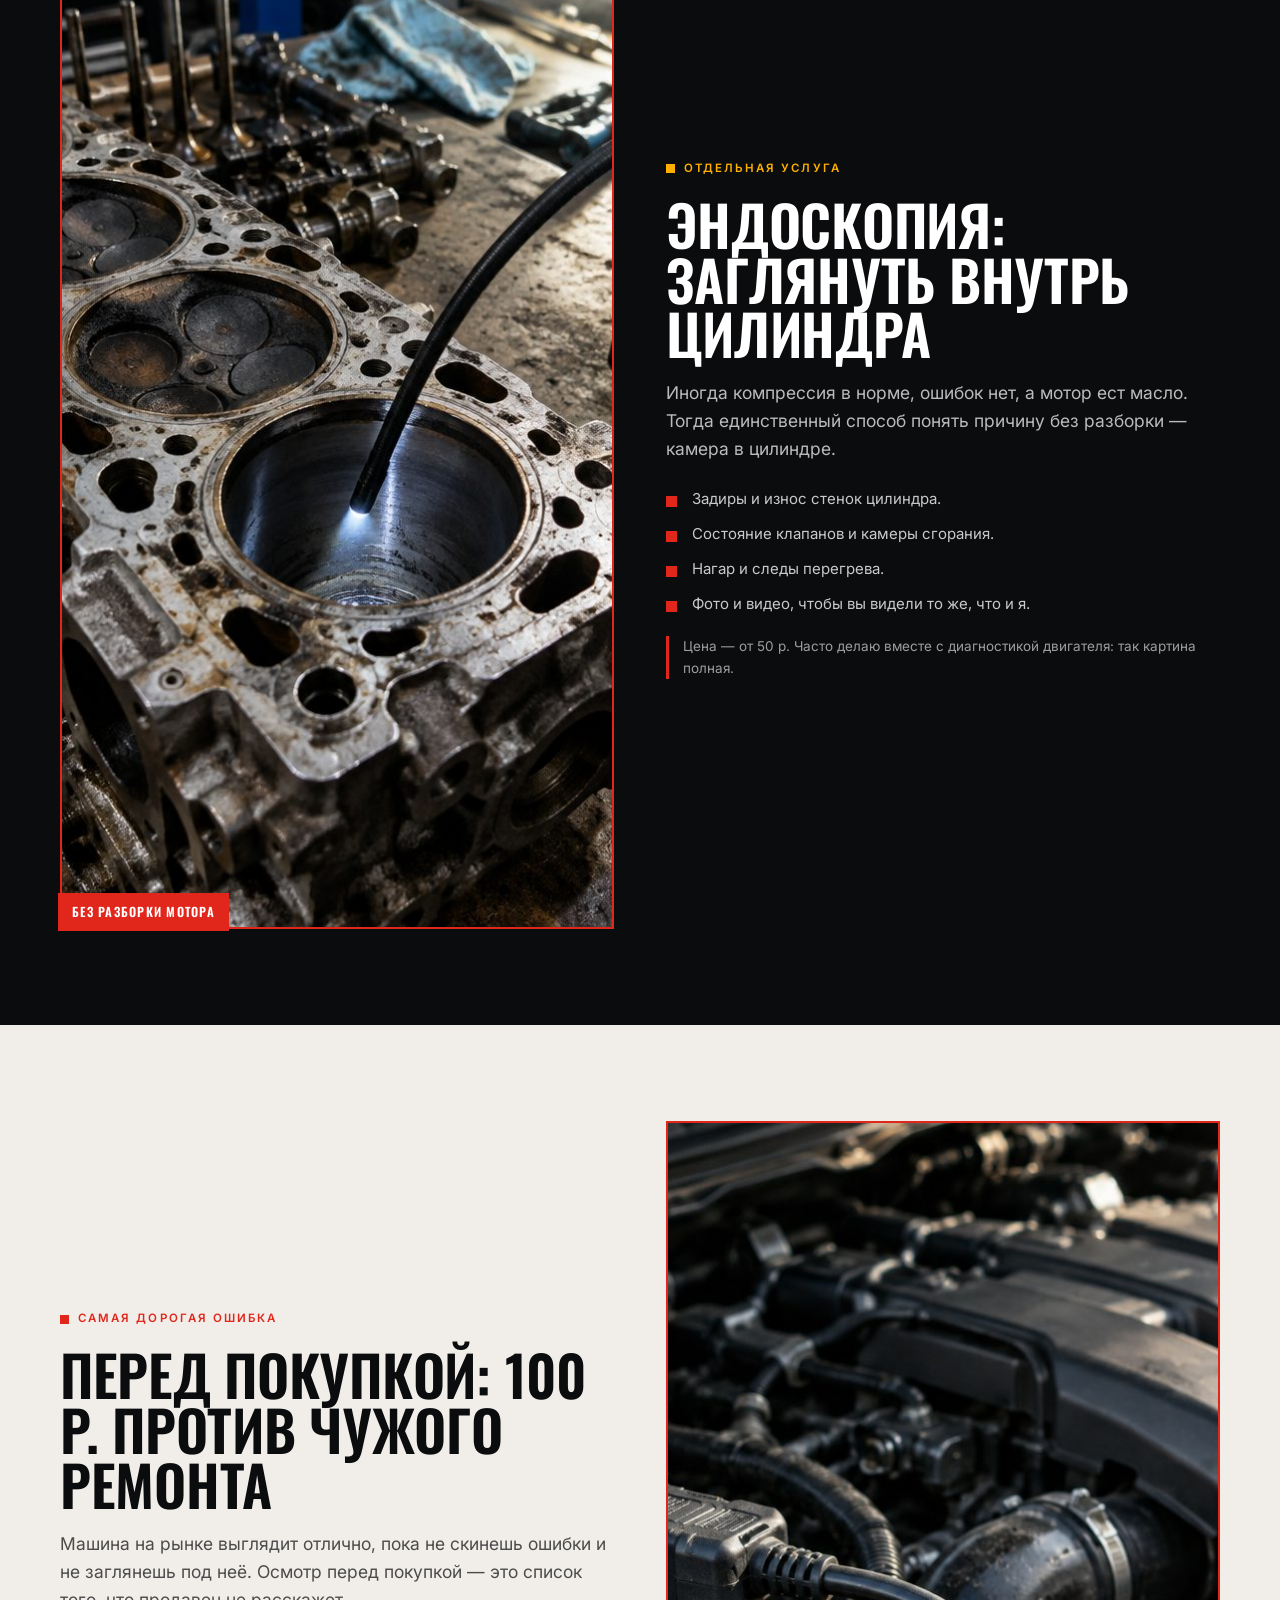
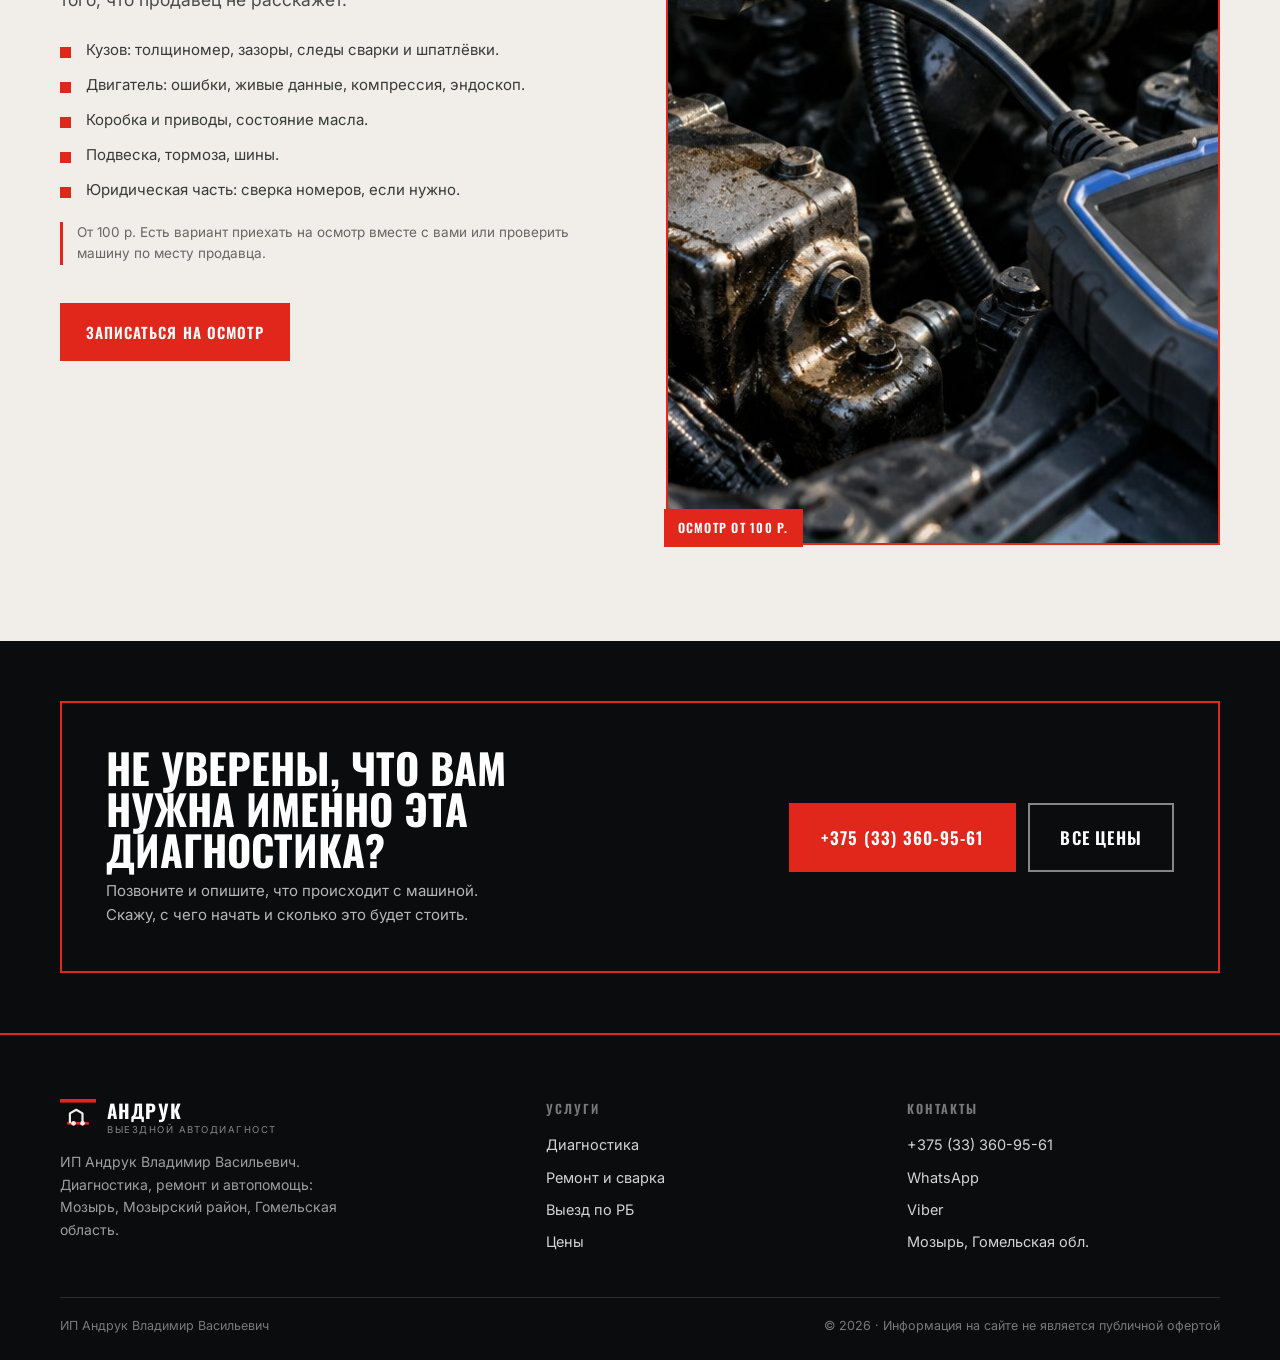
<file: diagnostika.html>
<!DOCTYPE html>
<html lang="ru">
<head>
<meta charset="utf-8">
<meta name="viewport" content="width=device-width, initial-scale=1">
<title>Диагностика автомобиля с выездом — двигатель, КПП, подвеска, электрика | Мозырь</title>
<meta name="description" content="10 видов диагностики за один выезд: компьютерная диагностика от 30 р., двигатель от 50 р., подвеска от 30 р., эндоскопия цилиндров от 50 р., осмотр перед покупкой от 100 р. Мозырь и вся Беларусь.">
<link rel="icon" href="assets/img/favicon.svg" type="image/svg+xml">
<link rel="preconnect" href="https://fonts.googleapis.com">
<link rel="preconnect" href="https://fonts.gstatic.com" crossorigin>
<link href="https://fonts.googleapis.com/css2?family=Oswald:wght@400;500;600;700&family=Inter:wght@400;500;600;700&display=swap" rel="stylesheet">
<link rel="stylesheet" href="assets/css/style.css?v=2">
</head>
<body>

<header class="site-head">
  <div class="wrap head-in">
    <a class="brand" href="index.html">
      <svg class="brand-mark" viewBox="0 0 40 40" aria-hidden="true">
        <rect width="40" height="40" fill="#0B0C0E"/><rect y="0" width="40" height="4" fill="#E1261C"/>
        <path d="M8 27h24" stroke="#E1261C" stroke-width="3"/>
        <path d="M11 27V16l7-4 7 4v11" fill="none" stroke="#F1EEE9" stroke-width="2.4" stroke-linejoin="round"/>
        <circle cx="15" cy="27" r="2.6" fill="#F1EEE9"/><circle cx="25" cy="27" r="2.6" fill="#F1EEE9"/>
      </svg>
      <span class="brand-txt"><b>Андрук</b><span>выездной автодиагност · Мозырь</span></span>
    </a>
    <nav class="nav" id="nav">
      <a href="index.html">Главная</a>
      <a href="diagnostika.html" class="is-active">Диагностика</a>
      <a href="remont.html">Ремонт</a>
      <a href="ceny.html">Цены</a>
      <a href="vyezd.html">Выезд по РБ</a>
      <a href="kontakty.html">Контакты</a>
    </nav>
    <div class="head-cta">
      <a class="head-phone" href="tel:+375333609561">+375 (33) 360-95-61</a>
      <a class="btn btn--sm" href="tel:+375333609561">Вызвать</a>
      <button class="burger" id="burger" aria-label="Меню" aria-expanded="false"><span></span></button>
    </div>
  </div>
</header>

<main>

<section class="page-head">
  <div class="wrap">
    <div class="crumbs"><a href="index.html">Главная</a><span>/</span>Диагностика</div>
    <h1>Десять проверок за один выезд</h1>
    <p class="lead">Диагностика — это не «прочитать ошибку и стереть». Ошибка говорит, что датчик увидел проблему. Я ищу, почему он её увидел.</p>
  </div>
</section>
<div class="hazard" aria-hidden="true"></div>

<section class="sec sec--paper">
  <div class="wrap">
    <span class="kick">Виды работ</span>
    <h2 class="stitle">Что можно проверить</h2>
    <div class="g3 mt-l">
      <article class="sym rv" data-n="01">
        <h3>Компьютерная диагностика</h3>
        <p>Сканер по всем блокам: двигатель, АКПП, ABS, подушки, климат. Читаю ошибки, смотрю живые данные и сохранённые параметры. От 30 р.</p>
      </article>
      <article class="sym rv" data-n="02">
        <h3>Диагностика двигателя</h3>
        <p>Компрессия, давление топлива, наддув, фазы, работа форсунок и катушек. Ищу причину троения, стука и потери мощности. От 50 р.</p>
      </article>
      <article class="sym rv" data-n="03">
        <h3>Дизельный двигатель</h3>
        <p>Форсунки на обратный слив, давление ТНВД, EGR, сажевый фильтр, свечи накала. Дизель требует отдельного подхода и оборудования.</p>
      </article>
      <article class="sym rv" data-n="04">
        <h3>Диагностика КПП</h3>
        <p>Ошибки, температура и давление масла, адаптации, работа гидроблока. По результату видно: масло, ремонт или замена.</p>
      </article>
      <article class="sym rv" data-n="05">
        <h3>Диагностика подвески</h3>
        <p>Люфты, шаровые, наконечники, сайлентблоки, стойки, ступицы. На подъёмнике или с домкратом. От 30 р.</p>
      </article>
      <article class="sym rv" data-n="06">
        <h3>Тормозная система</h3>
        <p>Толщина колодок и дисков, состояние шлангов и трубок, работа ABS, ручник, утечки. То, с чем тянуть нельзя.</p>
      </article>
      <article class="sym rv" data-n="07">
        <h3>Электрика</h3>
        <p>Аккумулятор и зарядка, генератор, стартер, утечка тока, проводка, датчики, освещение. Ищу, почему «то есть контакт, то нет».</p>
      </article>
      <article class="sym rv" data-n="08">
        <h3>Эндоскопия цилиндров</h3>
        <p>Камера внутрь цилиндра без разборки мотора: задиры, хон, нагар, клапаны, следы перегрева. От 50 р.</p>
      </article>
      <article class="sym rv" data-n="09">
        <h3>Технический осмотр и перед поездкой</h3>
        <p>Полный круг по узлам перед дальней дорогой: жидкости, ремни, тормоза, шины, подвеска, ошибки.</p>
      </article>
    </div>
  </div>
</section>

<section class="sec sec--ink">
  <div class="wrap split">
    <div class="split-media">
      <img src="assets/img/borescope.jpg" alt="Эндоскоп в цилиндре двигателя на верстаке" width="1024" height="1024" loading="lazy">
      <span class="tag">Без разборки мотора</span>
    </div>
    <div>
      <span class="kick">Отдельная услуга</span>
      <h2 class="stitle">Эндоскопия: заглянуть внутрь цилиндра</h2>
      <p class="lead">Иногда компрессия в норме, ошибок нет, а мотор ест масло. Тогда единственный способ понять причину без разборки — камера в цилиндре.</p>
      <ul class="check mt-m">
        <li>Задиры и износ стенок цилиндра.</li>
        <li>Состояние клапанов и камеры сгорания.</li>
        <li>Нагар и следы перегрева.</li>
        <li>Фото и видео, чтобы вы видели то же, что и я.</li>
      </ul>
      <p class="note">Цена — от 50 р. Часто делаю вместе с диагностикой двигателя: так картина полная.</p>
    </div>
  </div>
</section>

<section class="sec sec--paper">
  <div class="wrap">
    <div class="split">
      <div>
        <span class="kick">Самая дорогая ошибка</span>
        <h2 class="stitle">Перед покупкой: 100 р. против чужого ремонта</h2>
        <p class="lead">Машина на рынке выглядит отлично, пока не скинешь ошибки и не заглянешь под неё. Осмотр перед покупкой — это список того, что продавец не расскажет.</p>
        <ul class="check mt-m">
          <li>Кузов: толщиномер, зазоры, следы сварки и шпатлёвки.</li>
          <li>Двигатель: ошибки, живые данные, компрессия, эндоскоп.</li>
          <li>Коробка и приводы, состояние масла.</li>
          <li>Подвеска, тормоза, шины.</li>
          <li>Юридическая часть: сверка номеров, если нужно.</li>
        </ul>
        <p class="note">От 100 р. Есть вариант приехать на осмотр вместе с вами или проверить машину по месту продавца.</p>
        <div class="btn-row mt-l">
          <a class="btn" href="tel:+375333609561">Записаться на осмотр</a>
        </div>
      </div>
      <div class="split-media">
        <img src="assets/img/engine.jpg" alt="Моторный отсек автомобиля с диагностическим сканером" width="1024" height="1024" loading="lazy">
        <span class="tag">Осмотр от 100 р.</span>
      </div>
    </div>
  </div>
</section>

<section class="sec sec--ink sec--tight">
  <div class="wrap">
    <div class="banner">
      <div>
        <h2>Не уверены, что вам нужна именно эта диагностика?</h2>
        <p>Позвоните и опишите, что происходит с машиной. Скажу, с чего начать и сколько это будет стоить.</p>
      </div>
      <div class="btn-row">
        <a class="btn btn--lg" href="tel:+375333609561">+375 (33) 360-95-61</a>
        <a class="btn btn--lg btn--ghost" href="ceny.html">Все цены</a>
      </div>
    </div>
  </div>
</section>

</main>

<footer class="site-foot">
  <div class="wrap">
    <div class="foot-grid">
      <div>
        <a class="brand" href="index.html">
          <svg class="brand-mark" viewBox="0 0 40 40" aria-hidden="true">
            <rect width="40" height="40" fill="#0B0C0E"/><rect y="0" width="40" height="4" fill="#E1261C"/>
            <path d="M8 27h24" stroke="#E1261C" stroke-width="3"/>
            <path d="M11 27V16l7-4 7 4v11" fill="none" stroke="#F1EEE9" stroke-width="2.4" stroke-linejoin="round"/>
            <circle cx="15" cy="27" r="2.6" fill="#F1EEE9"/><circle cx="25" cy="27" r="2.6" fill="#F1EEE9"/>
          </svg>
          <span class="brand-txt"><b>Андрук</b><span>выездной автодиагност</span></span>
        </a>
        <p class="foot-about">ИП Андрук Владимир Васильевич. Диагностика, ремонт и автопомощь: Мозырь, Мозырский район, Гомельская область.</p>
      </div>
      <div>
        <h4>Услуги</h4>
        <div class="foot-links">
          <a href="diagnostika.html">Диагностика</a>
          <a href="remont.html">Ремонт и сварка</a>
          <a href="vyezd.html">Выезд по РБ</a>
          <a href="ceny.html">Цены</a>
        </div>
      </div>
      <div>
        <h4>Контакты</h4>
        <div class="foot-links">
          <a href="tel:+375333609561">+375 (33) 360-95-61</a>
          <a href="https://wa.me/375333609561">WhatsApp</a>
          <a href="viber://chat?number=%2B375333609561">Viber</a>
          <a href="kontakty.html">Мозырь, Гомельская обл.</a>
        </div>
      </div>
    </div>
    <div class="foot-bottom">
      <span>ИП Андрук Владимир Васильевич</span>
      <span>© <span data-year>2026</span> · Информация на сайте не является публичной офертой</span>
    </div>
  </div>
</footer>

<script src="assets/js/app.js?v=2"></script>
</body>
</html>
</file>
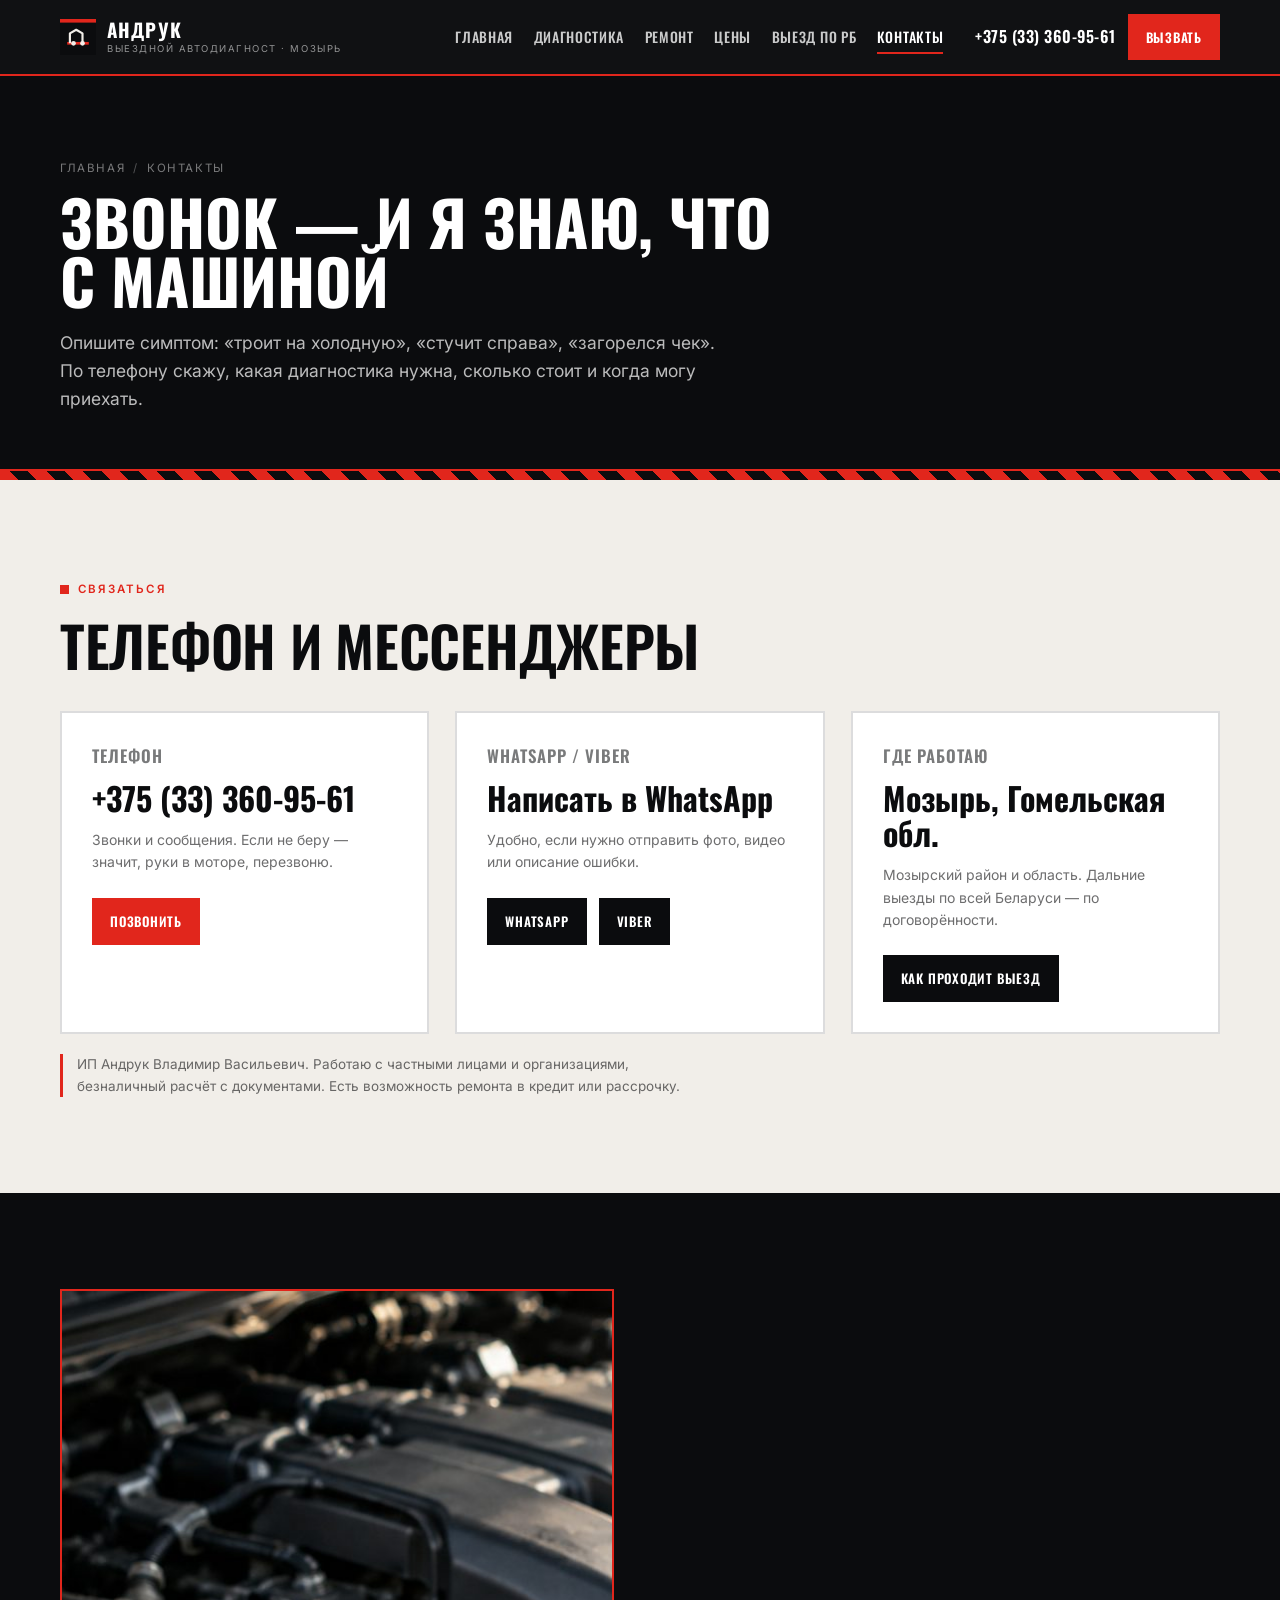
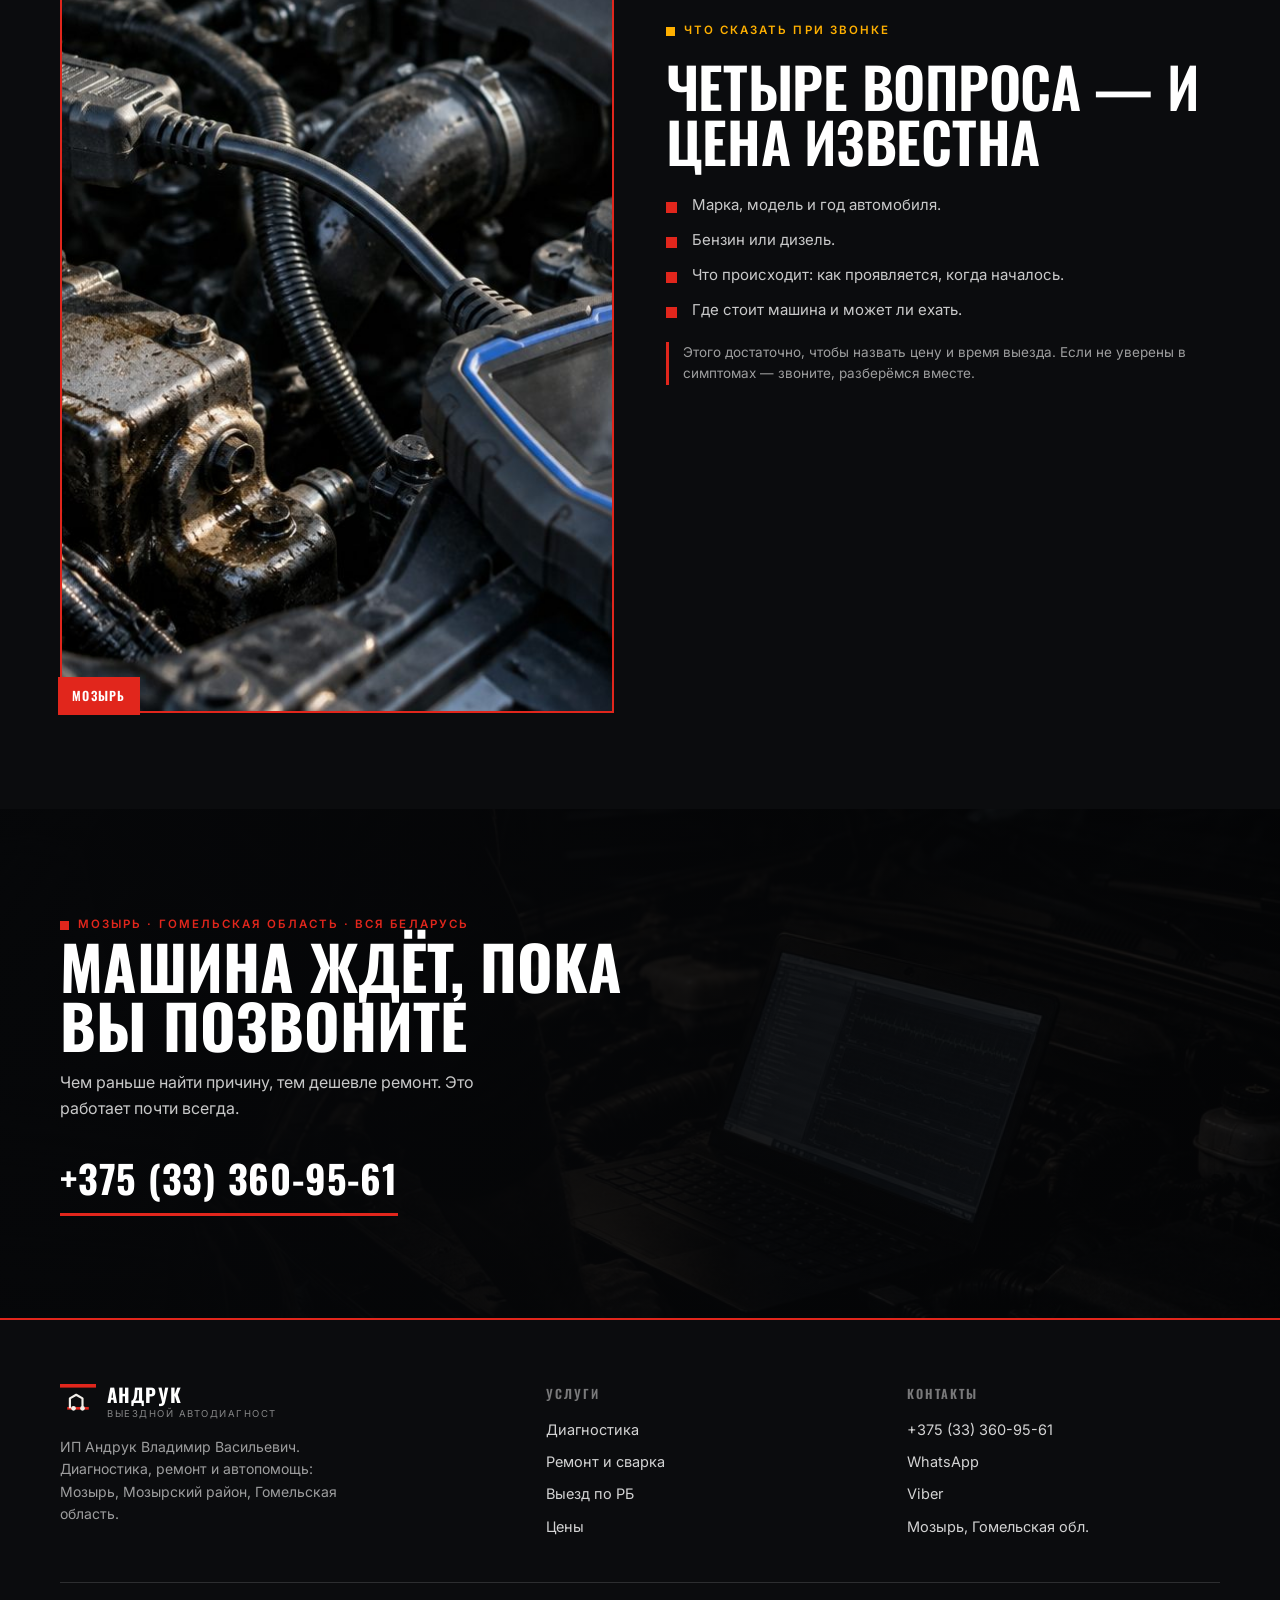
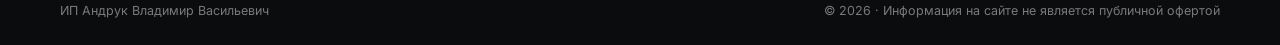
<file: kontakty.html>
<!DOCTYPE html>
<html lang="ru">
<head>
<meta charset="utf-8">
<meta name="viewport" content="width=device-width, initial-scale=1">
<title>Контакты — выездной автодиагност Владимир Андрук, Мозырь | +375 (33) 360-95-61</title>
<meta name="description" content="Связаться с выездным автодиагностом: +375 (33) 360-95-61, WhatsApp, Viber. Мозырь, Мозырский район, Гомельская область. Выезд по всей Беларуси.">
<link rel="icon" href="assets/img/favicon.svg" type="image/svg+xml">
<link rel="preconnect" href="https://fonts.googleapis.com">
<link rel="preconnect" href="https://fonts.gstatic.com" crossorigin>
<link href="https://fonts.googleapis.com/css2?family=Oswald:wght@400;500;600;700&family=Inter:wght@400;500;600;700&display=swap" rel="stylesheet">
<link rel="stylesheet" href="assets/css/style.css?v=2">
</head>
<body>

<header class="site-head">
  <div class="wrap head-in">
    <a class="brand" href="index.html">
      <svg class="brand-mark" viewBox="0 0 40 40" aria-hidden="true">
        <rect width="40" height="40" fill="#0B0C0E"/><rect y="0" width="40" height="4" fill="#E1261C"/>
        <path d="M8 27h24" stroke="#E1261C" stroke-width="3"/>
        <path d="M11 27V16l7-4 7 4v11" fill="none" stroke="#F1EEE9" stroke-width="2.4" stroke-linejoin="round"/>
        <circle cx="15" cy="27" r="2.6" fill="#F1EEE9"/><circle cx="25" cy="27" r="2.6" fill="#F1EEE9"/>
      </svg>
      <span class="brand-txt"><b>Андрук</b><span>выездной автодиагност · Мозырь</span></span>
    </a>
    <nav class="nav" id="nav">
      <a href="index.html">Главная</a>
      <a href="diagnostika.html">Диагностика</a>
      <a href="remont.html">Ремонт</a>
      <a href="ceny.html">Цены</a>
      <a href="vyezd.html">Выезд по РБ</a>
      <a href="kontakty.html" class="is-active">Контакты</a>
    </nav>
    <div class="head-cta">
      <a class="head-phone" href="tel:+375333609561">+375 (33) 360-95-61</a>
      <a class="btn btn--sm" href="tel:+375333609561">Вызвать</a>
      <button class="burger" id="burger" aria-label="Меню" aria-expanded="false"><span></span></button>
    </div>
  </div>
</header>

<main>

<section class="page-head">
  <div class="wrap">
    <div class="crumbs"><a href="index.html">Главная</a><span>/</span>Контакты</div>
    <h1>Звонок — и я знаю, что с машиной</h1>
    <p class="lead">Опишите симптом: «троит на холодную», «стучит справа», «загорелся чек». По телефону скажу, какая диагностика нужна, сколько стоит и когда могу приехать.</p>
  </div>
</section>
<div class="hazard" aria-hidden="true"></div>

<section class="sec sec--paper">
  <div class="wrap">
    <span class="kick">Связаться</span>
    <h2 class="stitle">Телефон и мессенджеры</h2>
    <div class="g3 mt-l">
      <div class="contact-card">
        <h3>Телефон</h3>
        <a class="big" href="tel:+375333609561">+375 (33) 360-95-61</a>
        <p class="mt-s" style="font-size:14px;color:rgba(11,12,14,.6)">Звонки и сообщения. Если не беру — значит, руки в моторе, перезвоню.</p>
        <div class="btn-row mt-m"><a class="btn btn--sm" href="tel:+375333609561">Позвонить</a></div>
      </div>
      <div class="contact-card">
        <h3>WhatsApp / Viber</h3>
        <a class="big" href="https://wa.me/375333609561">Написать в WhatsApp</a>
        <p class="mt-s" style="font-size:14px;color:rgba(11,12,14,.6)">Удобно, если нужно отправить фото, видео или описание ошибки.</p>
        <div class="btn-row mt-m">
          <a class="btn btn--sm btn--dark" href="https://wa.me/375333609561">WhatsApp</a>
          <a class="btn btn--sm btn--dark" href="viber://chat?number=%2B375333609561">Viber</a>
        </div>
      </div>
      <div class="contact-card">
        <h3>Где работаю</h3>
        <span class="big">Мозырь, Гомельская обл.</span>
        <p class="mt-s" style="font-size:14px;color:rgba(11,12,14,.6)">Мозырский район и область. Дальние выезды по всей Беларуси — по договорённости.</p>
        <div class="btn-row mt-m"><a class="btn btn--sm btn--dark" href="vyezd.html">Как проходит выезд</a></div>
      </div>
    </div>
    <p class="note">ИП Андрук Владимир Васильевич. Работаю с частными лицами и организациями, безналичный расчёт с документами. Есть возможность ремонта в кредит или рассрочку.</p>
  </div>
</section>

<section class="sec sec--ink">
  <div class="wrap split">
    <div class="split-media">
      <img src="assets/img/engine.jpg" alt="Моторный отсек с диагностическим оборудованием" width="1024" height="1024" loading="lazy">
      <span class="tag">Мозырь</span>
    </div>
    <div>
      <span class="kick">Что сказать при звонке</span>
      <h2 class="stitle">Четыре вопроса — и цена известна</h2>
      <ul class="check mt-m">
        <li>Марка, модель и год автомобиля.</li>
        <li>Бензин или дизель.</li>
        <li>Что происходит: как проявляется, когда началось.</li>
        <li>Где стоит машина и может ли ехать.</li>
      </ul>
      <p class="note">Этого достаточно, чтобы назвать цену и время выезда. Если не уверены в симптомах — звоните, разберёмся вместе.</p>
    </div>
  </div>
</section>

<section class="cta">
  <img class="cta-img" src="assets/img/hero-night.jpg" alt="Автодиагност работает с ноутбуком у автомобиля" width="1024" height="1024" loading="lazy">
  <div class="wrap cta-in">
    <span class="kick">Мозырь · Гомельская область · вся Беларусь</span>
    <h2>Машина ждёт, пока вы позвоните</h2>
    <p>Чем раньше найти причину, тем дешевле ремонт. Это работает почти всегда.</p>
    <a class="cta-phone" href="tel:+375333609561">+375 (33) 360-95-61</a>
  </div>
</section>

</main>

<footer class="site-foot">
  <div class="wrap">
    <div class="foot-grid">
      <div>
        <a class="brand" href="index.html">
          <svg class="brand-mark" viewBox="0 0 40 40" aria-hidden="true">
            <rect width="40" height="40" fill="#0B0C0E"/><rect y="0" width="40" height="4" fill="#E1261C"/>
            <path d="M8 27h24" stroke="#E1261C" stroke-width="3"/>
            <path d="M11 27V16l7-4 7 4v11" fill="none" stroke="#F1EEE9" stroke-width="2.4" stroke-linejoin="round"/>
            <circle cx="15" cy="27" r="2.6" fill="#F1EEE9"/><circle cx="25" cy="27" r="2.6" fill="#F1EEE9"/>
          </svg>
          <span class="brand-txt"><b>Андрук</b><span>выездной автодиагност</span></span>
        </a>
        <p class="foot-about">ИП Андрук Владимир Васильевич. Диагностика, ремонт и автопомощь: Мозырь, Мозырский район, Гомельская область.</p>
      </div>
      <div>
        <h4>Услуги</h4>
        <div class="foot-links">
          <a href="diagnostika.html">Диагностика</a>
          <a href="remont.html">Ремонт и сварка</a>
          <a href="vyezd.html">Выезд по РБ</a>
          <a href="ceny.html">Цены</a>
        </div>
      </div>
      <div>
        <h4>Контакты</h4>
        <div class="foot-links">
          <a href="tel:+375333609561">+375 (33) 360-95-61</a>
          <a href="https://wa.me/375333609561">WhatsApp</a>
          <a href="viber://chat?number=%2B375333609561">Viber</a>
          <a href="kontakty.html">Мозырь, Гомельская обл.</a>
        </div>
      </div>
    </div>
    <div class="foot-bottom">
      <span>ИП Андрук Владимир Васильевич</span>
      <span>© <span data-year>2026</span> · Информация на сайте не является публичной офертой</span>
    </div>
  </div>
</footer>

<script src="assets/js/app.js?v=2"></script>
</body>
</html>
</file>
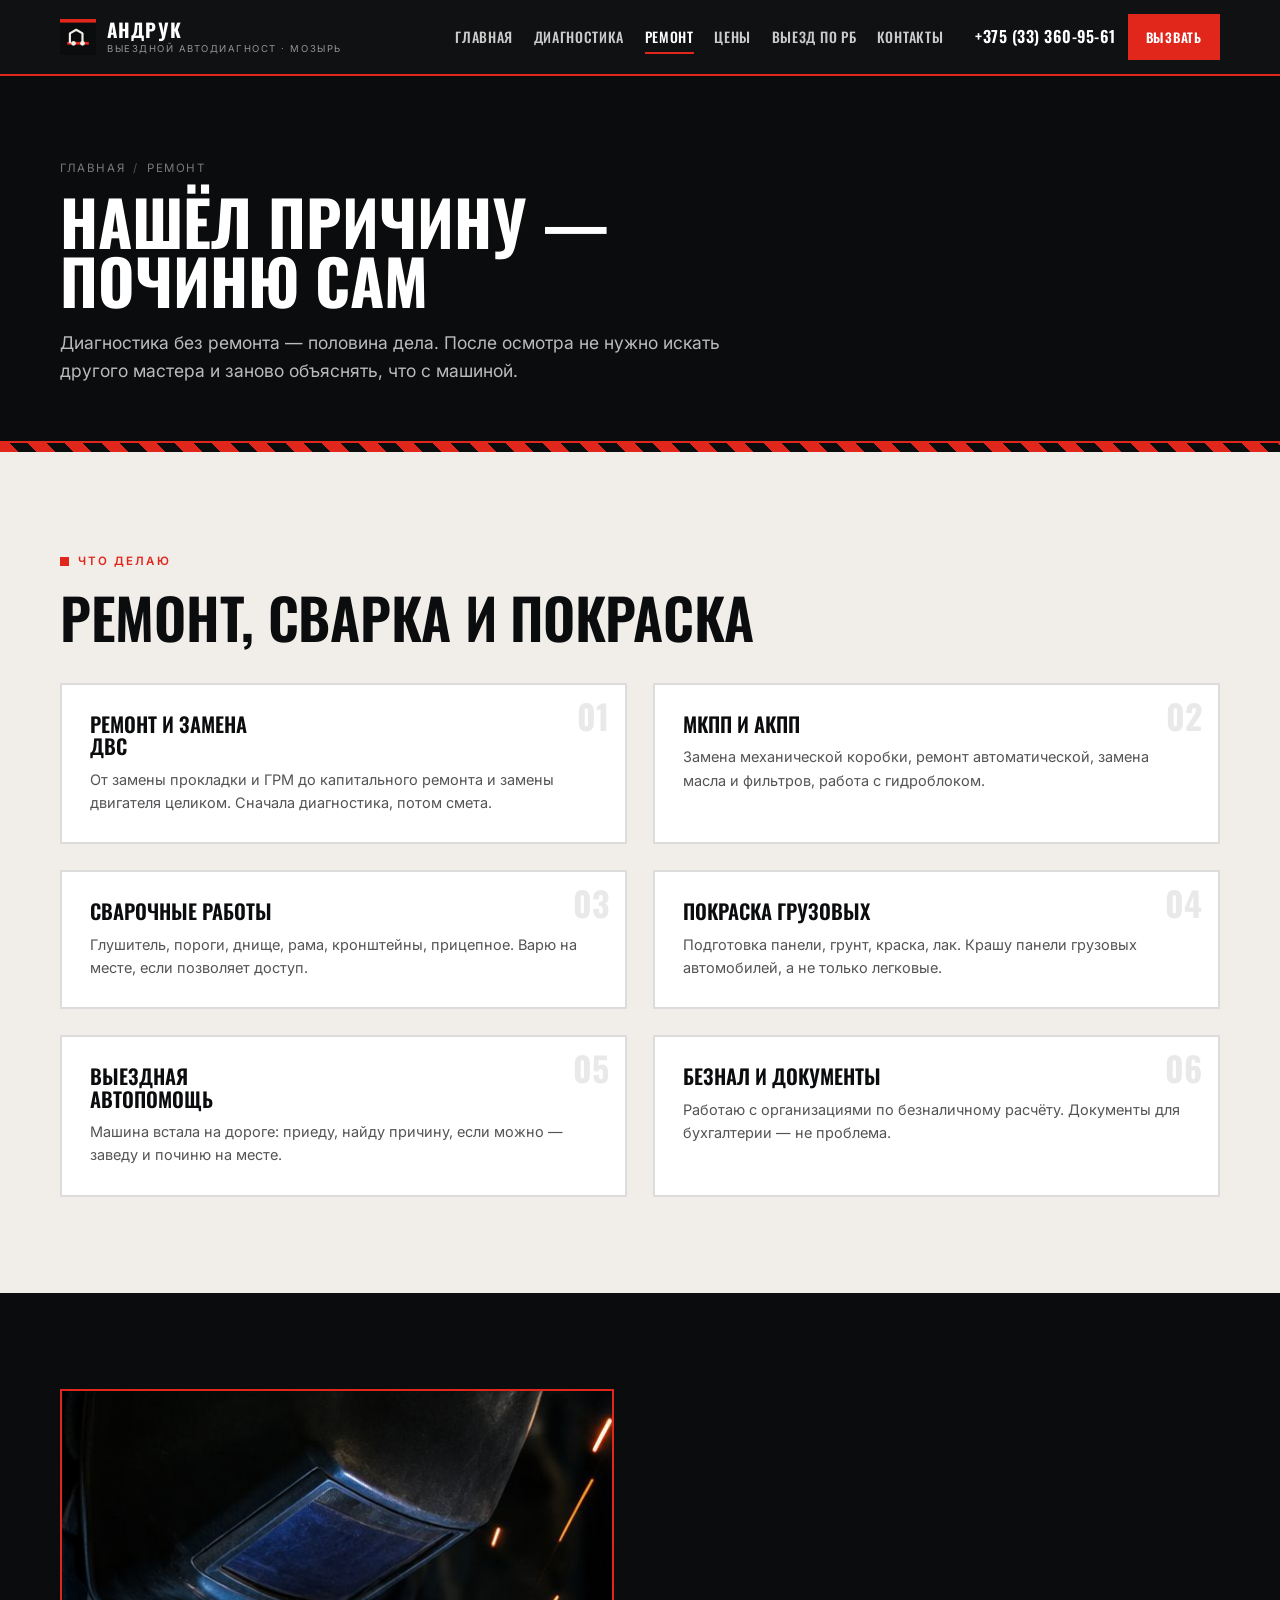
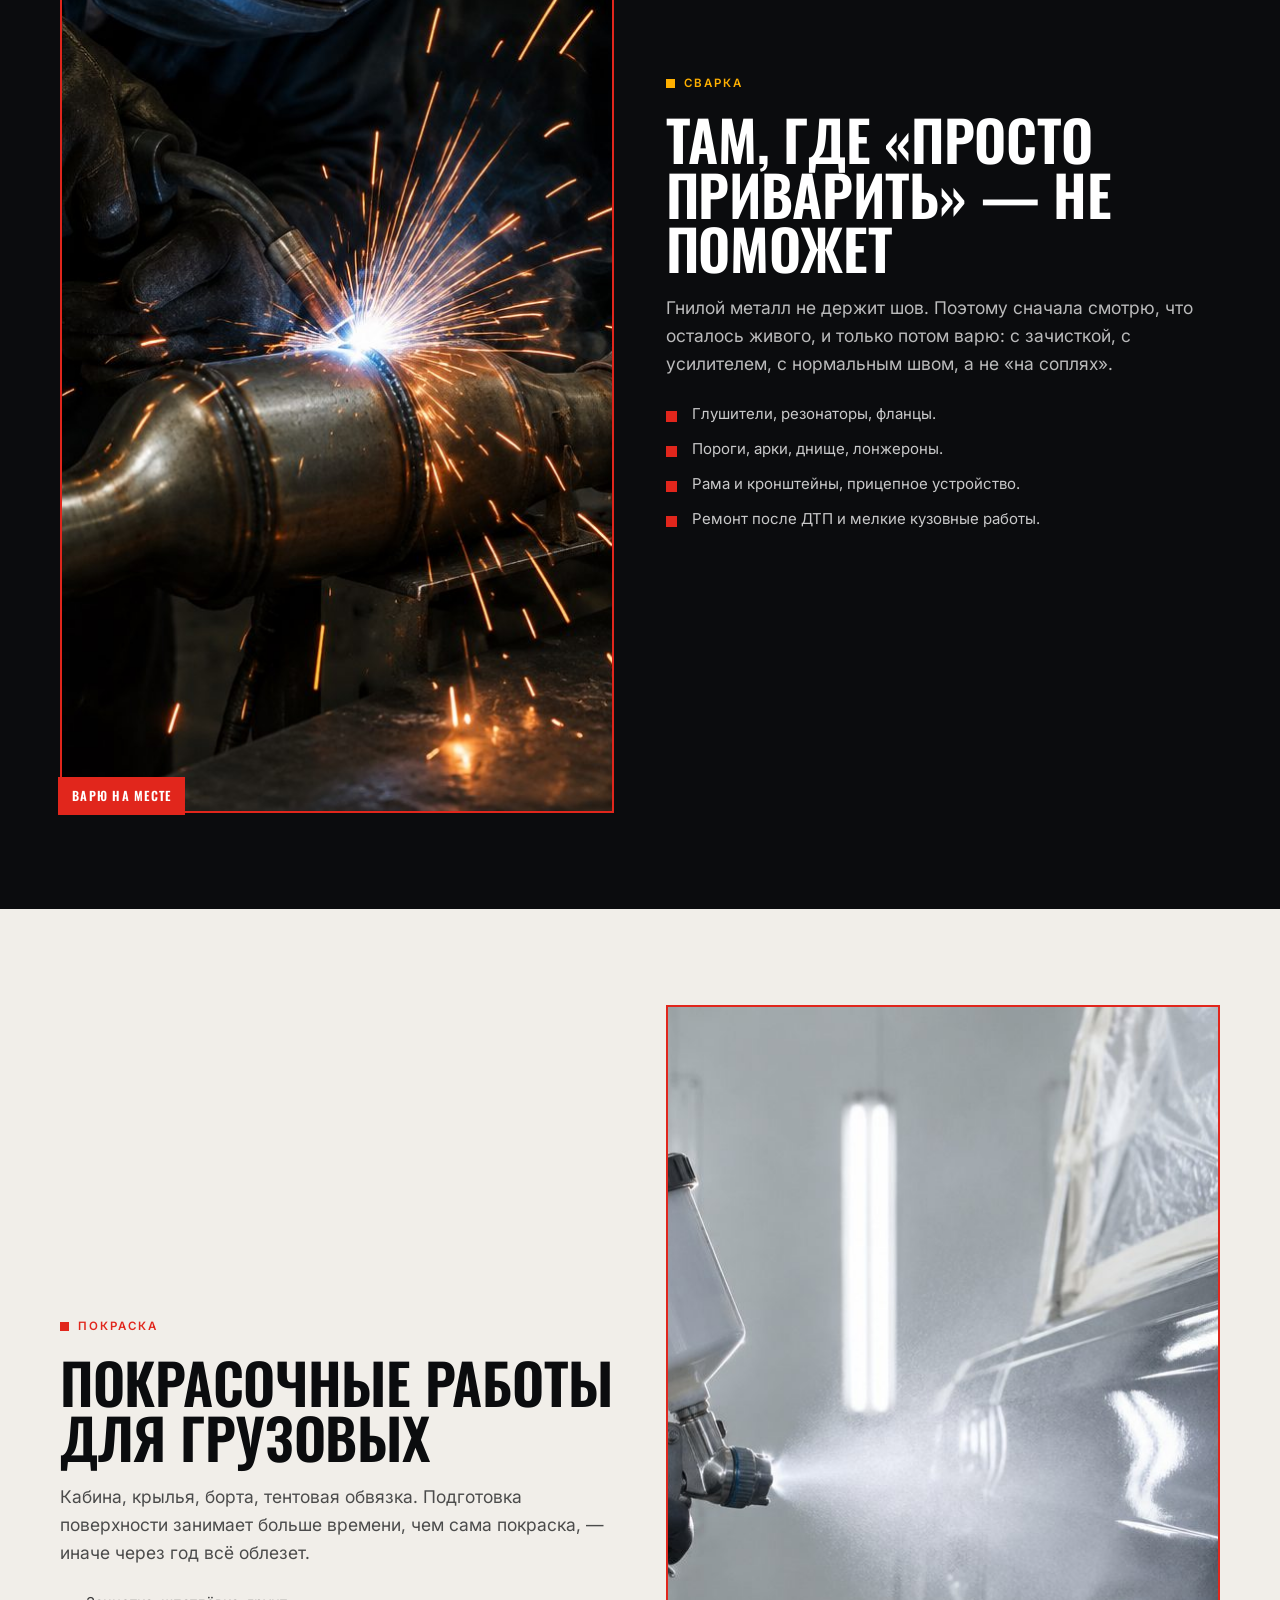
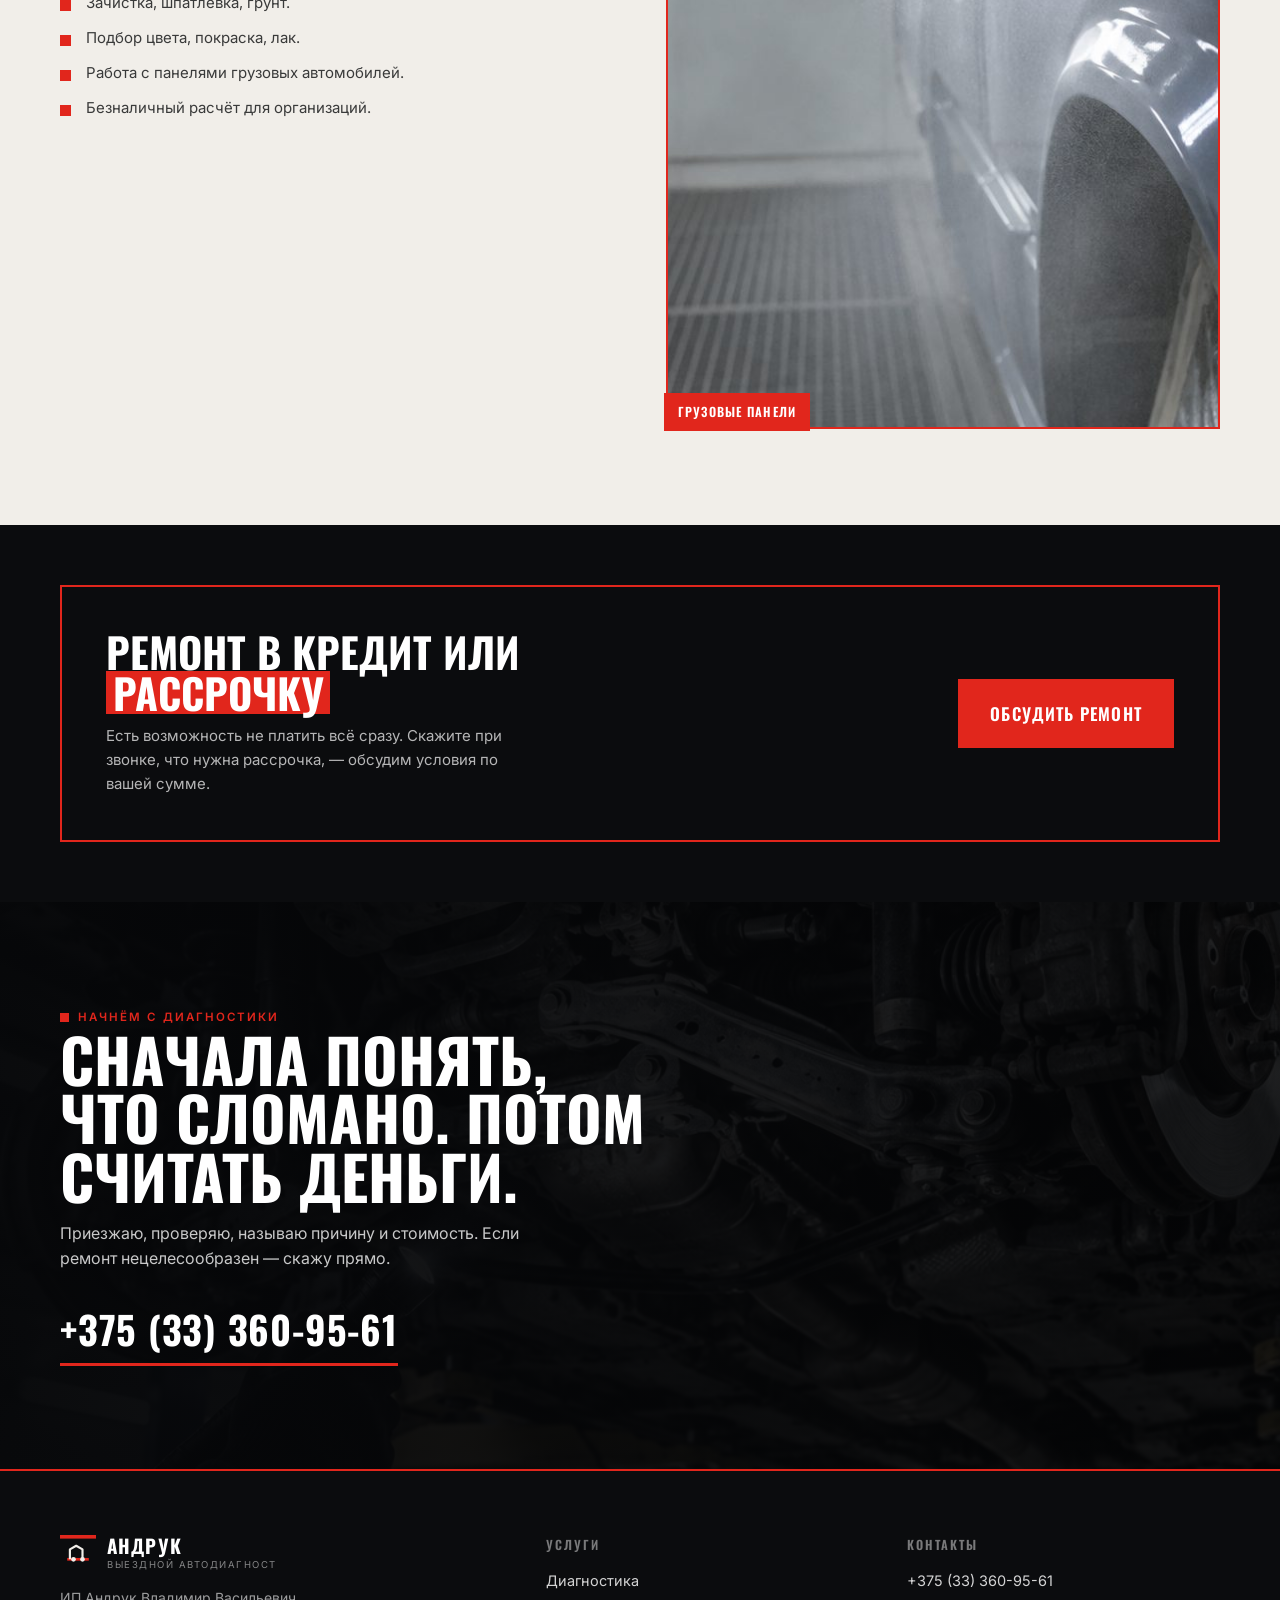
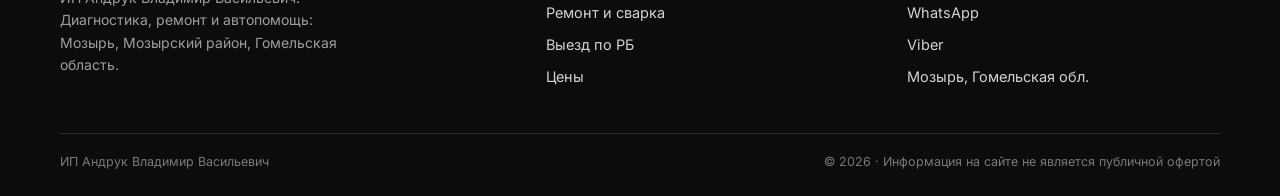
<file: remont.html>
<!DOCTYPE html>
<html lang="ru">
<head>
<meta charset="utf-8">
<meta name="viewport" content="width=device-width, initial-scale=1">
<title>Ремонт двигателя, КПП, сварка и покраска грузовых — Мозырь | Андрук</title>
<meta name="description" content="Ремонт и замена ДВС, МКПП и АКПП, сварочные работы, покраска грузовых автомобилей. Безналичный расчёт, ремонт в кредит или рассрочку. Мозырь, Гомельская область.">
<link rel="icon" href="assets/img/favicon.svg" type="image/svg+xml">
<link rel="preconnect" href="https://fonts.googleapis.com">
<link rel="preconnect" href="https://fonts.gstatic.com" crossorigin>
<link href="https://fonts.googleapis.com/css2?family=Oswald:wght@400;500;600;700&family=Inter:wght@400;500;600;700&display=swap" rel="stylesheet">
<link rel="stylesheet" href="assets/css/style.css?v=2">
</head>
<body>

<header class="site-head">
  <div class="wrap head-in">
    <a class="brand" href="index.html">
      <svg class="brand-mark" viewBox="0 0 40 40" aria-hidden="true">
        <rect width="40" height="40" fill="#0B0C0E"/><rect y="0" width="40" height="4" fill="#E1261C"/>
        <path d="M8 27h24" stroke="#E1261C" stroke-width="3"/>
        <path d="M11 27V16l7-4 7 4v11" fill="none" stroke="#F1EEE9" stroke-width="2.4" stroke-linejoin="round"/>
        <circle cx="15" cy="27" r="2.6" fill="#F1EEE9"/><circle cx="25" cy="27" r="2.6" fill="#F1EEE9"/>
      </svg>
      <span class="brand-txt"><b>Андрук</b><span>выездной автодиагност · Мозырь</span></span>
    </a>
    <nav class="nav" id="nav">
      <a href="index.html">Главная</a>
      <a href="diagnostika.html">Диагностика</a>
      <a href="remont.html" class="is-active">Ремонт</a>
      <a href="ceny.html">Цены</a>
      <a href="vyezd.html">Выезд по РБ</a>
      <a href="kontakty.html">Контакты</a>
    </nav>
    <div class="head-cta">
      <a class="head-phone" href="tel:+375333609561">+375 (33) 360-95-61</a>
      <a class="btn btn--sm" href="tel:+375333609561">Вызвать</a>
      <button class="burger" id="burger" aria-label="Меню" aria-expanded="false"><span></span></button>
    </div>
  </div>
</header>

<main>

<section class="page-head">
  <div class="wrap">
    <div class="crumbs"><a href="index.html">Главная</a><span>/</span>Ремонт</div>
    <h1>Нашёл причину — починю сам</h1>
    <p class="lead">Диагностика без ремонта — половина дела. После осмотра не нужно искать другого мастера и заново объяснять, что с машиной.</p>
  </div>
</section>
<div class="hazard" aria-hidden="true"></div>

<section class="sec sec--paper">
  <div class="wrap">
    <span class="kick">Что делаю</span>
    <h2 class="stitle">Ремонт, сварка и покраска</h2>
    <div class="g2 mt-l">
      <article class="sym rv" data-n="01">
        <h3>Ремонт и замена ДВС</h3>
        <p>От замены прокладки и ГРМ до капитального ремонта и замены двигателя целиком. Сначала диагностика, потом смета.</p>
      </article>
      <article class="sym rv" data-n="02">
        <h3>МКПП и АКПП</h3>
        <p>Замена механической коробки, ремонт автоматической, замена масла и фильтров, работа с гидроблоком.</p>
      </article>
      <article class="sym rv" data-n="03">
        <h3>Сварочные работы</h3>
        <p>Глушитель, пороги, днище, рама, кронштейны, прицепное. Варю на месте, если позволяет доступ.</p>
      </article>
      <article class="sym rv" data-n="04">
        <h3>Покраска грузовых</h3>
        <p>Подготовка панели, грунт, краска, лак. Крашу панели грузовых автомобилей, а не только легковые.</p>
      </article>
      <article class="sym rv" data-n="05">
        <h3>Выездная автопомощь</h3>
        <p>Машина встала на дороге: приеду, найду причину, если можно — заведу и починю на месте.</p>
      </article>
      <article class="sym rv" data-n="06">
        <h3>Безнал и документы</h3>
        <p>Работаю с организациями по безналичному расчёту. Документы для бухгалтерии — не проблема.</p>
      </article>
    </div>
  </div>
</section>

<section class="sec sec--ink">
  <div class="wrap split">
    <div class="split-media">
      <img src="assets/img/welding.jpg" alt="Сварочные работы на выхлопной системе автомобиля" width="1024" height="1024" loading="lazy">
      <span class="tag">Варю на месте</span>
    </div>
    <div>
      <span class="kick">Сварка</span>
      <h2 class="stitle">Там, где «просто приварить» — не поможет</h2>
      <p class="lead">Гнилой металл не держит шов. Поэтому сначала смотрю, что осталось живого, и только потом варю: с зачисткой, с усилителем, с нормальным швом, а не «на соплях».</p>
      <ul class="check mt-m">
        <li>Глушители, резонаторы, фланцы.</li>
        <li>Пороги, арки, днище, лонжероны.</li>
        <li>Рама и кронштейны, прицепное устройство.</li>
        <li>Ремонт после ДТП и мелкие кузовные работы.</li>
      </ul>
    </div>
  </div>
</section>

<section class="sec sec--paper">
  <div class="wrap split split--rev">
    <div class="split-media">
      <img src="assets/img/paint.jpg" alt="Покраска кузовной панели грузового автомобиля краскопультом" width="1024" height="1024" loading="lazy">
      <span class="tag">Грузовые панели</span>
    </div>
    <div>
      <span class="kick">Покраска</span>
      <h2 class="stitle">Покрасочные работы для грузовых</h2>
      <p class="lead">Кабина, крылья, борта, тентовая обвязка. Подготовка поверхности занимает больше времени, чем сама покраска, — иначе через год всё облезет.</p>
      <ul class="check mt-m">
        <li>Зачистка, шпатлёвка, грунт.</li>
        <li>Подбор цвета, покраска, лак.</li>
        <li>Работа с панелями грузовых автомобилей.</li>
        <li>Безналичный расчёт для организаций.</li>
      </ul>
    </div>
  </div>
</section>

<section class="sec sec--ink sec--tight">
  <div class="wrap">
    <div class="banner">
      <div>
        <h2>Ремонт в кредит или <span class="hl">рассрочку</span></h2>
        <p>Есть возможность не платить всё сразу. Скажите при звонке, что нужна рассрочка, — обсудим условия по вашей сумме.</p>
      </div>
      <a class="btn btn--lg" href="tel:+375333609561">Обсудить ремонт</a>
    </div>
  </div>
</section>

<section class="cta">
  <img class="cta-img" src="assets/img/lift.jpg" alt="Автомобиль на подъёмнике во время ремонта" width="1024" height="1024" loading="lazy">
  <div class="wrap cta-in">
    <span class="kick">Начнём с диагностики</span>
    <h2>Сначала понять, что сломано. Потом считать деньги.</h2>
    <p>Приезжаю, проверяю, называю причину и стоимость. Если ремонт нецелесообразен — скажу прямо.</p>
    <a class="cta-phone" href="tel:+375333609561">+375 (33) 360-95-61</a>
  </div>
</section>

</main>

<footer class="site-foot">
  <div class="wrap">
    <div class="foot-grid">
      <div>
        <a class="brand" href="index.html">
          <svg class="brand-mark" viewBox="0 0 40 40" aria-hidden="true">
            <rect width="40" height="40" fill="#0B0C0E"/><rect y="0" width="40" height="4" fill="#E1261C"/>
            <path d="M8 27h24" stroke="#E1261C" stroke-width="3"/>
            <path d="M11 27V16l7-4 7 4v11" fill="none" stroke="#F1EEE9" stroke-width="2.4" stroke-linejoin="round"/>
            <circle cx="15" cy="27" r="2.6" fill="#F1EEE9"/><circle cx="25" cy="27" r="2.6" fill="#F1EEE9"/>
          </svg>
          <span class="brand-txt"><b>Андрук</b><span>выездной автодиагност</span></span>
        </a>
        <p class="foot-about">ИП Андрук Владимир Васильевич. Диагностика, ремонт и автопомощь: Мозырь, Мозырский район, Гомельская область.</p>
      </div>
      <div>
        <h4>Услуги</h4>
        <div class="foot-links">
          <a href="diagnostika.html">Диагностика</a>
          <a href="remont.html">Ремонт и сварка</a>
          <a href="vyezd.html">Выезд по РБ</a>
          <a href="ceny.html">Цены</a>
        </div>
      </div>
      <div>
        <h4>Контакты</h4>
        <div class="foot-links">
          <a href="tel:+375333609561">+375 (33) 360-95-61</a>
          <a href="https://wa.me/375333609561">WhatsApp</a>
          <a href="viber://chat?number=%2B375333609561">Viber</a>
          <a href="kontakty.html">Мозырь, Гомельская обл.</a>
        </div>
      </div>
    </div>
    <div class="foot-bottom">
      <span>ИП Андрук Владимир Васильевич</span>
      <span>© <span data-year>2026</span> · Информация на сайте не является публичной офертой</span>
    </div>
  </div>
</footer>

<script src="assets/js/app.js?v=2"></script>
</body>
</html>
</file>
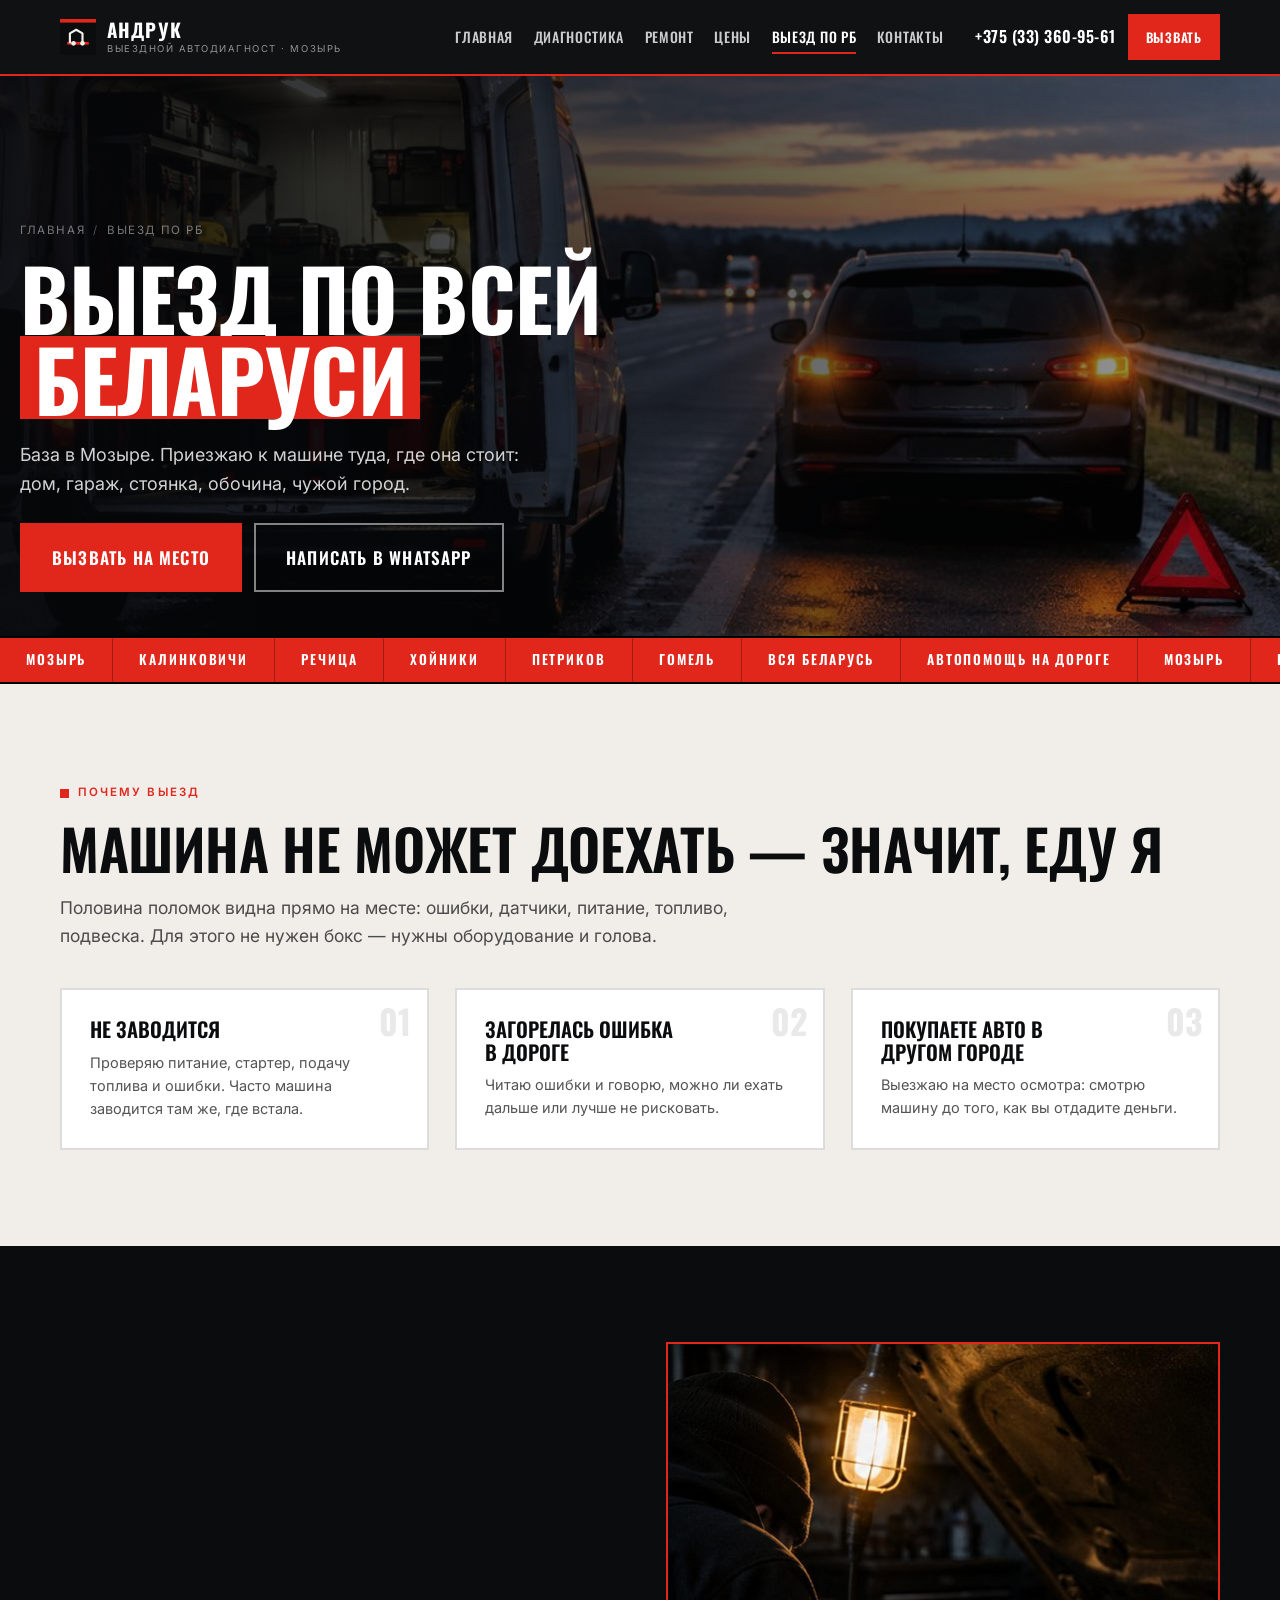
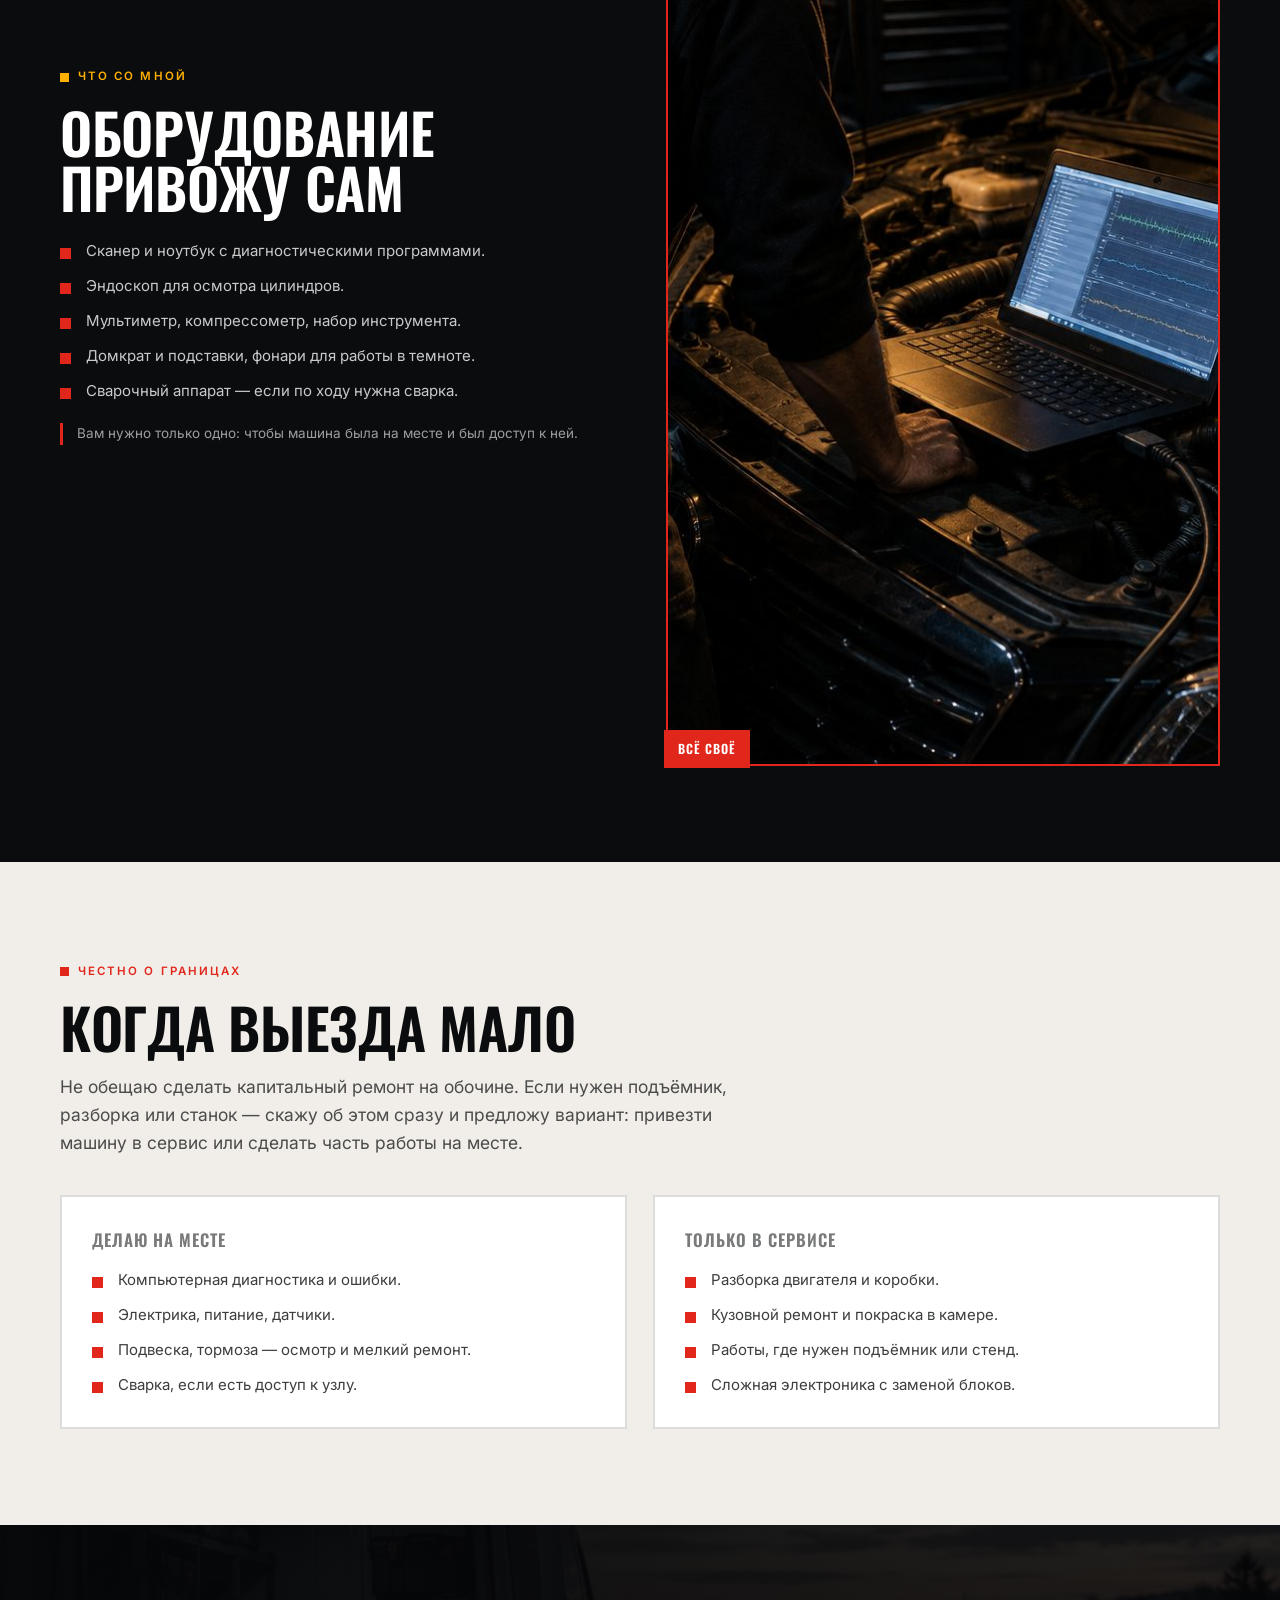
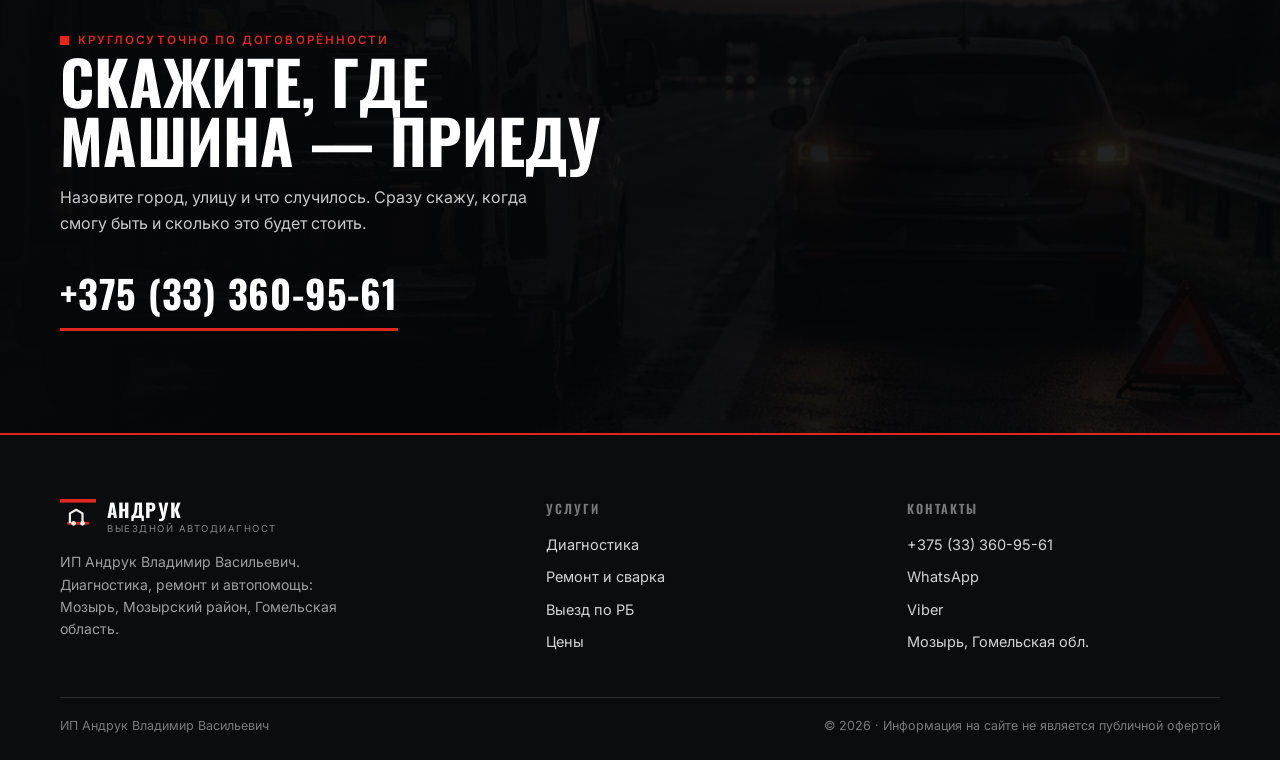
<file: vyezd.html>
<!DOCTYPE html>
<html lang="ru">
<head>
<meta charset="utf-8">
<meta name="viewport" content="width=device-width, initial-scale=1">
<title>Выездной автодиагност по всей Беларуси — выезд к машине | Андрук</title>
<meta name="description" content="Выездная автопомощь и диагностика по Мозырю, Гомельской области и всей Беларуси. Приезжаю к машине со своим оборудованием: сканер, ноутбук, эндоскоп, инструмент.">
<link rel="icon" href="assets/img/favicon.svg" type="image/svg+xml">
<link rel="preconnect" href="https://fonts.googleapis.com">
<link rel="preconnect" href="https://fonts.gstatic.com" crossorigin>
<link href="https://fonts.googleapis.com/css2?family=Oswald:wght@400;500;600;700&family=Inter:wght@400;500;600;700&display=swap" rel="stylesheet">
<link rel="stylesheet" href="assets/css/style.css?v=2">
</head>
<body>

<header class="site-head">
  <div class="wrap head-in">
    <a class="brand" href="index.html">
      <svg class="brand-mark" viewBox="0 0 40 40" aria-hidden="true">
        <rect width="40" height="40" fill="#0B0C0E"/><rect y="0" width="40" height="4" fill="#E1261C"/>
        <path d="M8 27h24" stroke="#E1261C" stroke-width="3"/>
        <path d="M11 27V16l7-4 7 4v11" fill="none" stroke="#F1EEE9" stroke-width="2.4" stroke-linejoin="round"/>
        <circle cx="15" cy="27" r="2.6" fill="#F1EEE9"/><circle cx="25" cy="27" r="2.6" fill="#F1EEE9"/>
      </svg>
      <span class="brand-txt"><b>Андрук</b><span>выездной автодиагност · Мозырь</span></span>
    </a>
    <nav class="nav" id="nav">
      <a href="index.html">Главная</a>
      <a href="diagnostika.html">Диагностика</a>
      <a href="remont.html">Ремонт</a>
      <a href="ceny.html">Цены</a>
      <a href="vyezd.html" class="is-active">Выезд по РБ</a>
      <a href="kontakty.html">Контакты</a>
    </nav>
    <div class="head-cta">
      <a class="head-phone" href="tel:+375333609561">+375 (33) 360-95-61</a>
      <a class="btn btn--sm" href="tel:+375333609561">Вызвать</a>
      <button class="burger" id="burger" aria-label="Меню" aria-expanded="false"><span></span></button>
    </div>
  </div>
</header>

<main>

<section class="hero" style="min-height:min(64vh,560px)">
  <img class="hero-img" src="assets/img/roadside.jpg" alt="Выездная автопомощь на дороге: машина с аварийными огнями и инструмент" width="1024" height="1024" fetchpriority="high">
  <div class="wrap hero-in">
    <div class="crumbs"><a href="index.html">Главная</a><span>/</span>Выезд по РБ</div>
    <h1>Выезд по всей <span class="hl">Беларуси</span></h1>
    <p class="hero-sub">База в Мозыре. Приезжаю к машине туда, где она стоит: дом, гараж, стоянка, обочина, чужой город.</p>
    <div class="btn-row">
      <a class="btn btn--lg" href="tel:+375333609561">Вызвать на место</a>
      <a class="btn btn--lg btn--ghost" href="https://wa.me/375333609561">Написать в WhatsApp</a>
    </div>
  </div>
</section>
<div class="ticker" aria-hidden="true">
  <div class="ticker-track">
    <span>Мозырь</span><span>Калинковичи</span><span>Речица</span><span>Хойники</span><span>Петриков</span><span>Гомель</span><span>Вся Беларусь</span><span>Автопомощь на дороге</span>
    <span>Мозырь</span><span>Калинковичи</span><span>Речица</span><span>Хойники</span><span>Петриков</span><span>Гомель</span><span>Вся Беларусь</span><span>Автопомощь на дороге</span>
  </div>
</div>

<section class="sec sec--paper">
  <div class="wrap">
    <span class="kick">Почему выезд</span>
    <h2 class="stitle">Машина не может доехать — значит, еду я</h2>
    <p class="lead">Половина поломок видна прямо на месте: ошибки, датчики, питание, топливо, подвеска. Для этого не нужен бокс — нужны оборудование и голова.</p>
    <div class="g3 mt-l">
      <article class="sym rv" data-n="01"><h3>Не заводится</h3><p>Проверяю питание, стартер, подачу топлива и ошибки. Часто машина заводится там же, где встала.</p></article>
      <article class="sym rv" data-n="02"><h3>Загорелась ошибка в дороге</h3><p>Читаю ошибки и говорю, можно ли ехать дальше или лучше не рисковать.</p></article>
      <article class="sym rv" data-n="03"><h3>Покупаете авто в другом городе</h3><p>Выезжаю на место осмотра: смотрю машину до того, как вы отдадите деньги.</p></article>
    </div>
  </div>
</section>

<section class="sec sec--ink">
  <div class="wrap split split--rev">
    <div class="split-media">
      <img src="assets/img/hero-night.jpg" alt="Автодиагност с ноутбуком у автомобиля вечером" width="1024" height="1024" loading="lazy">
      <span class="tag">Всё своё</span>
    </div>
    <div>
      <span class="kick">Что со мной</span>
      <h2 class="stitle">Оборудование привожу сам</h2>
      <ul class="check mt-m">
        <li>Сканер и ноутбук с диагностическими программами.</li>
        <li>Эндоскоп для осмотра цилиндров.</li>
        <li>Мультиметр, компрессометр, набор инструмента.</li>
        <li>Домкрат и подставки, фонари для работы в темноте.</li>
        <li>Сварочный аппарат — если по ходу нужна сварка.</li>
      </ul>
      <p class="note">Вам нужно только одно: чтобы машина была на месте и был доступ к ней.</p>
    </div>
  </div>
</section>

<section class="sec sec--paper">
  <div class="wrap">
    <span class="kick">Честно о границах</span>
    <h2 class="stitle">Когда выезда мало</h2>
    <p class="lead">Не обещаю сделать капитальный ремонт на обочине. Если нужен подъёмник, разборка или станок — скажу об этом сразу и предложу вариант: привезти машину в сервис или сделать часть работы на месте.</p>
    <div class="g2 mt-l">
      <div class="contact-card">
        <h3>Делаю на месте</h3>
        <ul class="check mt-s">
          <li>Компьютерная диагностика и ошибки.</li>
          <li>Электрика, питание, датчики.</li>
          <li>Подвеска, тормоза — осмотр и мелкий ремонт.</li>
          <li>Сварка, если есть доступ к узлу.</li>
        </ul>
      </div>
      <div class="contact-card">
        <h3>Только в сервисе</h3>
        <ul class="check mt-s">
          <li>Разборка двигателя и коробки.</li>
          <li>Кузовной ремонт и покраска в камере.</li>
          <li>Работы, где нужен подъёмник или стенд.</li>
          <li>Сложная электроника с заменой блоков.</li>
        </ul>
      </div>
    </div>
  </div>
</section>

<section class="cta">
  <img class="cta-img" src="assets/img/roadside.jpg" alt="Машина с аварийными огнями на дороге" width="1024" height="1024" loading="lazy">
  <div class="wrap cta-in">
    <span class="kick">Круглосуточно по договорённости</span>
    <h2>Скажите, где машина — приеду</h2>
    <p>Назовите город, улицу и что случилось. Сразу скажу, когда смогу быть и сколько это будет стоить.</p>
    <a class="cta-phone" href="tel:+375333609561">+375 (33) 360-95-61</a>
  </div>
</section>

</main>

<footer class="site-foot">
  <div class="wrap">
    <div class="foot-grid">
      <div>
        <a class="brand" href="index.html">
          <svg class="brand-mark" viewBox="0 0 40 40" aria-hidden="true">
            <rect width="40" height="40" fill="#0B0C0E"/><rect y="0" width="40" height="4" fill="#E1261C"/>
            <path d="M8 27h24" stroke="#E1261C" stroke-width="3"/>
            <path d="M11 27V16l7-4 7 4v11" fill="none" stroke="#F1EEE9" stroke-width="2.4" stroke-linejoin="round"/>
            <circle cx="15" cy="27" r="2.6" fill="#F1EEE9"/><circle cx="25" cy="27" r="2.6" fill="#F1EEE9"/>
          </svg>
          <span class="brand-txt"><b>Андрук</b><span>выездной автодиагност</span></span>
        </a>
        <p class="foot-about">ИП Андрук Владимир Васильевич. Диагностика, ремонт и автопомощь: Мозырь, Мозырский район, Гомельская область.</p>
      </div>
      <div>
        <h4>Услуги</h4>
        <div class="foot-links">
          <a href="diagnostika.html">Диагностика</a>
          <a href="remont.html">Ремонт и сварка</a>
          <a href="vyezd.html">Выезд по РБ</a>
          <a href="ceny.html">Цены</a>
        </div>
      </div>
      <div>
        <h4>Контакты</h4>
        <div class="foot-links">
          <a href="tel:+375333609561">+375 (33) 360-95-61</a>
          <a href="https://wa.me/375333609561">WhatsApp</a>
          <a href="viber://chat?number=%2B375333609561">Viber</a>
          <a href="kontakty.html">Мозырь, Гомельская обл.</a>
        </div>
      </div>
    </div>
    <div class="foot-bottom">
      <span>ИП Андрук Владимир Васильевич</span>
      <span>© <span data-year>2026</span> · Информация на сайте не является публичной офертой</span>
    </div>
  </div>
</footer>

<script src="assets/js/app.js?v=2"></script>
</body>
</html>
</file>
<file: assets/css/style.css>
/* ============ АВТОДИАГНОСТ · базовые стили ============ */
*,*::before,*::after{box-sizing:border-box}
html{-webkit-text-size-adjust:100%}
body{margin:0}
img{max-width:100%; display:block}
a{color:inherit; text-decoration:none}
button{font:inherit; color:inherit; background:none; border:0; cursor:pointer}
h1,h2,h3,h4,p,ul,ol,figure{margin:0}
ul,ol{padding:0; list-style:none}

:root{
  --ink:#0B0C0E;
  --ink-2:#131518;
  --steel:#1C1F23;
  --paper:#F1EEE9;
  --paper-2:#E7E3DB;
  --white:#fff;
  --red:#E1261C;
  --red-d:#B01A12;
  --amber:#FFB000;
  --line:rgba(255,255,255,.14);
  --line-d:rgba(11,12,14,.14);
  --osw:'Oswald','Arial Narrow',sans-serif;
  --txt:'Inter',system-ui,-apple-system,'Segoe UI',sans-serif;
}

html{scroll-behavior:smooth}
body{
  font-family:var(--txt);
  font-size:16px;
  line-height:1.6;
  color:var(--ink);
  background:var(--paper);
  -webkit-font-smoothing:antialiased;
}
@media (prefers-reduced-motion:reduce){
  html{scroll-behavior:auto}
  *{animation-duration:.001ms !important; transition-duration:.001ms !important}
}

.wrap{width:100%; max-width:1240px; margin:0 auto; padding:0 clamp(16px,4vw,40px)}
.sec{padding:clamp(52px,7.5vw,104px) 0}
.sec--ink{background:var(--ink); color:#fff}
.sec--paper{background:var(--paper); color:var(--ink)}
.sec--tight{padding:clamp(36px,5vw,60px) 0}
.mt-s{margin-top:14px}.mt-m{margin-top:24px}.mt-l{margin-top:38px}.mt-xl{margin-top:clamp(40px,6vw,68px)}

/* ---------- типографика ---------- */
.kick{display:inline-flex; align-items:center; gap:9px; font:600 11.5px/1 var(--txt); letter-spacing:.18em; text-transform:uppercase; color:var(--red)}
.kick::before{content:''; width:9px; height:9px; background:var(--red); flex:none}
.sec--ink .kick{color:var(--amber)}
.sec--ink .kick::before{background:var(--amber)}

.stitle{
  font-family:var(--osw);
  font-weight:600;
  text-transform:uppercase;
  font-size:clamp(1.85rem,4.6vw,3.5rem);
  line-height:.98;
  letter-spacing:-.005em;
  margin-top:16px;
}
.stitle--xl{font-size:clamp(2.2rem,6vw,4.4rem)}
.lead{max-width:62ch; margin-top:18px; font-size:clamp(15px,1.5vw,17.5px); color:rgba(11,12,14,.72)}
.sec--ink .lead{color:rgba(255,255,255,.72)}
.hl{background:var(--red); color:#fff; padding:.02em .16em; display:inline-block}
.sec--ink .hl{background:var(--red)}

/* ---------- кнопки ---------- */
.btn{
  display:inline-flex; align-items:center; justify-content:center; gap:10px;
  font-family:var(--osw); font-weight:600; font-size:15px; letter-spacing:.07em; text-transform:uppercase;
  padding:15px 24px; border:2px solid var(--red); background:var(--red); color:#fff;
  transition:transform .16s ease, background .16s ease, color .16s ease, box-shadow .16s ease;
}
.btn:hover{background:var(--ink); border-color:var(--ink); color:#fff; transform:translate(-2px,-2px); box-shadow:6px 6px 0 rgba(225,38,28,.9)}
.btn--ghost{background:transparent; color:#fff; border-color:rgba(255,255,255,.5)}
.btn--ghost:hover{background:#fff; color:var(--ink); border-color:#fff; box-shadow:6px 6px 0 rgba(255,255,255,.35)}
.btn--dark{background:var(--ink); border-color:var(--ink); color:#fff}
.btn--dark:hover{background:var(--red); border-color:var(--red); box-shadow:6px 6px 0 rgba(11,12,14,.85)}
.btn--lg{font-size:17px; padding:19px 30px}
.btn--sm{font-size:13px; padding:11px 16px; letter-spacing:.06em}
.btn-row{display:flex; flex-wrap:wrap; gap:12px; align-items:center}

/* ---------- шапка ---------- */
.site-head{position:sticky; top:0; z-index:60; background:rgba(9,10,12,.97); color:#fff; border-bottom:2px solid var(--red)}
.head-in{display:flex; align-items:center; gap:clamp(12px,2.5vw,34px); height:74px}
.brand{display:flex; align-items:center; gap:11px; flex:none}
.brand-mark{width:36px; height:36px; flex:none}
.brand-txt{display:flex; flex-direction:column; line-height:1}
.brand-txt b{font-family:var(--osw); font-weight:700; font-size:19px; letter-spacing:.06em; text-transform:uppercase}
.brand-txt span{font-size:9.5px; letter-spacing:.16em; text-transform:uppercase; color:rgba(255,255,255,.55); margin-top:5px}

.nav{display:flex; gap:clamp(10px,1.6vw,22px); margin-left:auto}
.nav a{font-family:var(--osw); font-weight:500; font-size:14px; letter-spacing:.05em; text-transform:uppercase; color:rgba(255,255,255,.78); padding:6px 0; position:relative; white-space:nowrap}
.nav a::after{content:''; position:absolute; left:0; right:100%; bottom:0; height:2px; background:var(--red); transition:right .2s ease}
.nav a:hover{color:#fff}
.nav a:hover::after{right:0}
.nav a.is-active{color:#fff}
.nav a.is-active::after{right:0}

.head-cta{display:flex; align-items:center; gap:12px; flex:none}
.head-phone{font-family:var(--osw); font-weight:600; font-size:16px; letter-spacing:.03em; white-space:nowrap}
.head-phone:hover{color:var(--amber)}
.burger{display:none; width:44px; height:44px; border:2px solid rgba(255,255,255,.3); position:relative; flex:none}
.burger span,.burger span::before,.burger span::after{position:absolute; left:50%; width:20px; height:2px; background:#fff; content:''; transform:translateX(-50%)}
.burger span{top:50%; margin-top:-1px}
.burger span::before{top:-6px; left:0; transform:none}
.burger span::after{top:6px; left:0; transform:none}

/* ---------- hero ---------- */
.hero{position:relative; background:#000; color:#fff; overflow:hidden; display:flex; align-items:flex-end; min-height:min(78vh,700px)}
.hero-img{position:absolute; inset:0; width:100%; height:100%; object-fit:cover; object-position:center 45%; opacity:.78; filter:grayscale(.15) contrast(1.02) brightness(1.12)}
.hero::after{content:''; position:absolute; inset:0; background:linear-gradient(90deg,rgba(6,7,9,.9) 0%,rgba(6,7,9,.55) 55%,rgba(6,7,9,.2) 100%)}
.hero-in{position:relative; z-index:2; width:100%; padding:clamp(38px,6vw,72px) 0 clamp(28px,4vw,44px)}
.hero h1{
  font-family:var(--osw); font-weight:700; text-transform:uppercase;
  font-size:clamp(2.3rem,6.6vw,5.4rem); line-height:.94; letter-spacing:-.01em;
  max-width:16ch; margin-top:18px;
}
.hero-sub{max-width:46ch; margin-top:22px; font-size:clamp(15px,1.6vw,18px); color:rgba(255,255,255,.82)}
.hero .btn-row{margin-top:24px}
.hero-facts{display:flex; flex-wrap:wrap; gap:12px 26px; margin-top:clamp(24px,3.4vw,34px); padding-top:16px; border-top:2px solid rgba(255,255,255,.16)}
.hero-facts div{font-family:var(--osw); font-weight:500; font-size:13.5px; letter-spacing:.08em; text-transform:uppercase; color:rgba(255,255,255,.85); display:flex; align-items:center; gap:9px}
.hero-facts div::before{content:''; width:7px; height:7px; background:var(--red); flex:none}

/* ---------- бегущая строка ---------- */
.ticker{background:var(--red); color:#fff; overflow:hidden; border-top:2px solid #000; border-bottom:2px solid #000}
.ticker-track{display:flex; width:max-content; animation:tick 32s linear infinite}
.ticker-track span{font-family:var(--osw); font-weight:600; font-size:13.5px; letter-spacing:.14em; text-transform:uppercase; padding:11px 26px; border-right:1px solid rgba(0,0,0,.28); white-space:nowrap}
@keyframes tick{from{transform:translateX(0)} to{transform:translateX(-50%)}}
.hazard{height:9px; background:repeating-linear-gradient(45deg,var(--red) 0 13px,#0B0C0E 13px 26px)}

/* ---------- сетки ---------- */
.g2{display:grid; grid-template-columns:repeat(2,1fr); gap:clamp(16px,2.4vw,26px)}
.g3{display:grid; grid-template-columns:repeat(3,1fr); gap:clamp(16px,2.4vw,26px)}
.g4{display:grid; grid-template-columns:repeat(4,1fr); gap:clamp(14px,2vw,22px)}

/* ---------- карточки симптомов ---------- */
.sym{background:#fff; border:2px solid var(--line-d); padding:clamp(20px,2.4vw,28px); position:relative; transition:transform .18s ease, box-shadow .18s ease, border-color .18s ease}
.sym::before{content:attr(data-n); position:absolute; top:14px; right:16px; font-family:var(--osw); font-weight:700; font-size:34px; line-height:1; color:rgba(11,12,14,.09)}
.sym h3{font-family:var(--osw); font-weight:600; text-transform:uppercase; font-size:clamp(1.05rem,1.6vw,1.35rem); line-height:1.1; max-width:18ch}
.sym p{margin-top:10px; font-size:14.5px; color:rgba(11,12,14,.7)}
.sym:hover{transform:translate(-3px,-3px); border-color:var(--red); box-shadow:7px 7px 0 var(--red)}
.sec--ink .sym{background:var(--ink-2); border-color:rgba(255,255,255,.16); color:#fff}
.sec--ink .sym::before{color:rgba(255,255,255,.1)}
.sec--ink .sym p{color:rgba(255,255,255,.68)}
.sec--ink .sym:hover{box-shadow:7px 7px 0 var(--red)}

/* ---------- плитки с фото ---------- */
.tile{position:relative; overflow:hidden; border:2px solid rgba(255,255,255,.14); background:#000}
.tile img{width:100%; height:100%; object-fit:cover; filter:grayscale(1) contrast(1.08); transition:filter .45s ease, transform .45s ease; aspect-ratio:4/3}
.tile:hover img{filter:none; transform:scale(1.04)}
.tile figcaption{position:absolute; inset:auto 0 0 0; padding:16px; font-family:var(--osw); font-weight:500; font-size:13px; letter-spacing:.08em; text-transform:uppercase; background:linear-gradient(transparent,rgba(0,0,0,.85)); color:#fff}
.tile--wide img{aspect-ratio:16/10}

/* ---------- крупные цифры ---------- */
.nums{display:grid; grid-template-columns:repeat(4,1fr); gap:clamp(16px,2.4vw,28px); border-top:2px solid var(--line)}
.nums > div{padding-top:20px; border-right:2px solid var(--line); padding-right:14px}
.nums > div:last-child{border-right:0}
.nums b{display:block; font-family:var(--osw); font-weight:700; font-size:clamp(2.1rem,4.6vw,3.6rem); line-height:1; color:var(--amber)}
.nums span{display:block; margin-top:8px; font-size:12.5px; letter-spacing:.1em; text-transform:uppercase; color:rgba(255,255,255,.6); line-height:1.4}

/* ---------- прайс ---------- */
.price-list{border-top:2px solid var(--line-d)}
.prow{display:flex; align-items:baseline; gap:16px; padding:16px 0; border-bottom:2px solid var(--line-d); transition:background .15s ease}
.prow:hover{background:rgba(225,38,28,.05)}
.prow .pn{font-family:var(--osw); font-weight:500; font-size:clamp(1rem,1.5vw,1.15rem); text-transform:uppercase; letter-spacing:.02em; flex:1 1 auto}
.prow .pm{font-size:12.5px; color:rgba(11,12,14,.55); white-space:nowrap}
.prow .pp{font-family:var(--osw); font-weight:700; font-size:clamp(1.15rem,2vw,1.55rem); color:var(--red); white-space:nowrap; min-width:88px; text-align:right}
.sec--ink .price-list,.sec--ink .prow{border-color:rgba(255,255,255,.16)}
.sec--ink .prow:hover{background:rgba(255,255,255,.05)}
.sec--ink .prow .pm{color:rgba(255,255,255,.5)}
.sec--ink .prow .pp{color:var(--amber)}
.note{margin-top:20px; font-size:13.5px; color:rgba(11,12,14,.6); max-width:70ch; padding-left:14px; border-left:3px solid var(--red)}
.sec--ink .note{color:rgba(255,255,255,.6)}

/* ---------- список услуг с номерами ---------- */
.svc{display:grid; grid-template-columns:repeat(2,1fr); gap:0 clamp(20px,3vw,40px)}
.svc li{display:flex; gap:14px; padding:14px 0; border-bottom:1px solid rgba(255,255,255,.14); font-size:15px; align-items:flex-start}
.svc li b{font-family:var(--osw); font-weight:600; color:var(--red); font-size:13px; letter-spacing:.06em; padding-top:2px; min-width:22px}
.svc--light li{border-color:var(--line-d); color:rgba(11,12,14,.85)}
.svc--light li b{color:var(--red)}

/* ---------- шаги ---------- */
.steps{display:grid; grid-template-columns:repeat(4,1fr); gap:clamp(16px,2.4vw,26px); counter-reset:s}
.step{padding-top:18px; border-top:3px solid var(--red); position:relative}
.step b{display:block; font-family:var(--osw); font-weight:700; font-size:clamp(2rem,3.6vw,2.8rem); line-height:1; color:var(--red)}
.step h3{font-family:var(--osw); font-weight:600; text-transform:uppercase; font-size:1.1rem; margin-top:10px}
.step p{font-size:14px; color:rgba(11,12,14,.68); margin-top:8px}
.sec--ink .step p{color:rgba(255,255,255,.65)}
.sec--ink .step{border-color:var(--amber)}
.sec--ink .step b{color:var(--amber)}

/* ---------- блок-баннер ---------- */
.banner{background:var(--ink); color:#fff; border:2px solid var(--red); padding:clamp(24px,4vw,44px); display:flex; flex-wrap:wrap; gap:24px; align-items:center; justify-content:space-between}
.banner h2{font-family:var(--osw); font-weight:700; text-transform:uppercase; font-size:clamp(1.5rem,3.4vw,2.6rem); line-height:.98; max-width:20ch}
.banner p{margin-top:10px; color:rgba(255,255,255,.7); font-size:15px; max-width:44ch}

/* ---------- split с фото ---------- */
.split{display:grid; grid-template-columns:1fr 1fr; gap:clamp(24px,4vw,56px); align-items:center}
.split--rev .split-media{order:2}
.split-media{position:relative}
.split-media img{width:100%; aspect-ratio:4/3; object-fit:cover; border:2px solid var(--red)}
.split-media .tag{position:absolute; left:-2px; bottom:-2px; background:var(--red); color:#fff; font-family:var(--osw); font-weight:600; font-size:12.5px; letter-spacing:.1em; text-transform:uppercase; padding:9px 14px}

/* ---------- CTA финальный ---------- */
.cta{position:relative; overflow:hidden; background:#000; color:#fff; padding:clamp(56px,8vw,110px) 0; text-align:left}
.cta-img{position:absolute; inset:0; width:100%; height:100%; object-fit:cover; opacity:.34; filter:grayscale(.6)}
.cta::after{content:''; position:absolute; inset:0; background:linear-gradient(90deg,rgba(6,7,9,.95),rgba(6,7,9,.6))}
.cta-in{position:relative; z-index:2}
.cta h2{font-family:var(--osw); font-weight:700; text-transform:uppercase; font-size:clamp(1.9rem,5vw,3.8rem); line-height:.96; max-width:18ch}
.cta p{margin-top:16px; max-width:48ch; color:rgba(255,255,255,.78)}
.cta .btn-row{margin-top:26px}
.cta-phone{display:inline-block; margin-top:26px; font-family:var(--osw); font-weight:700; font-size:clamp(1.5rem,3.6vw,2.4rem); letter-spacing:.02em; border-bottom:3px solid var(--red); padding-bottom:4px}
.cta-phone:hover{color:var(--amber); border-color:var(--amber)}

/* ---------- подвал ---------- */
.site-foot{background:var(--ink); color:#fff; border-top:2px solid var(--red); padding:clamp(38px,5vw,64px) 0 24px}
.foot-grid{display:grid; grid-template-columns:1.4fr 1fr 1fr; gap:clamp(24px,4vw,48px)}
.foot-grid h4{font-family:var(--osw); font-weight:600; font-size:12.5px; letter-spacing:.16em; text-transform:uppercase; color:rgba(255,255,255,.45); margin-bottom:14px}
.foot-links{display:flex; flex-direction:column; gap:9px; font-size:14.5px}
.foot-links a{color:rgba(255,255,255,.82)}
.foot-links a:hover{color:var(--amber)}
.site-foot .brand-txt span{color:rgba(255,255,255,.5)}
.foot-about{margin-top:16px; font-size:14px; color:rgba(255,255,255,.6); max-width:34ch}
.foot-bottom{margin-top:clamp(28px,4vw,44px); padding-top:18px; border-top:1px solid rgba(255,255,255,.14); display:flex; flex-wrap:wrap; gap:10px 24px; justify-content:space-between; font-size:12.5px; color:rgba(255,255,255,.45)}

/* ---------- мелочи ---------- */
.pills{display:flex; flex-wrap:wrap; gap:9px}
.pill{font-family:var(--osw); font-weight:500; font-size:12.5px; letter-spacing:.08em; text-transform:uppercase; padding:8px 13px; border:2px solid var(--line-d); color:rgba(11,12,14,.75)}
.sec--ink .pill{border-color:rgba(255,255,255,.2); color:rgba(255,255,255,.8)}
.check li{position:relative; padding-left:26px; margin-top:11px; font-size:15px; color:rgba(11,12,14,.8)}
.check li::before{content:''; position:absolute; left:0; top:9px; width:11px; height:11px; background:var(--red)}
.sec--ink .check li{color:rgba(255,255,255,.78)}
.contact-card{border:2px solid var(--line-d); padding:clamp(20px,2.6vw,30px); background:#fff}
.contact-card h3{font-family:var(--osw); font-weight:600; text-transform:uppercase; font-size:1.05rem; letter-spacing:.06em; color:rgba(11,12,14,.55)}
.contact-card .big{display:block; margin-top:10px; font-family:var(--osw); font-weight:700; font-size:clamp(1.4rem,2.8vw,2rem); line-height:1.1}
.contact-card .big:hover{color:var(--red)}

/* ---------- анимация появления ---------- */
.rv{opacity:0; transform:translateY(18px); transition:opacity .55s ease, transform .55s ease}
.rv.in{opacity:1; transform:none}

/* ---------- адаптив ---------- */
@media (max-width:1080px){
  .nav{display:none}
  .burger{display:block}
  .head-cta .head-phone{display:none}
  .g4{grid-template-columns:repeat(2,1fr)}
  .steps{grid-template-columns:repeat(2,1fr)}
  .nums{grid-template-columns:repeat(2,1fr)}
  .nums > div:nth-child(2){border-right:0}
  .foot-grid{grid-template-columns:1fr 1fr}
}
@media (max-width:760px){
  .g2,.g3,.svc,.split,.g4{grid-template-columns:1fr}
  .split--rev .split-media{order:0}
  .hero{min-height:min(78vh,640px)}
  .hero h1{max-width:100%}
  .stitle{font-size:clamp(1.7rem,7vw,2.4rem)}
  .banner{flex-direction:column; align-items:flex-start}
  .prow{flex-wrap:wrap}
  .prow .pm{order:3; flex:1 1 100%}
  .foot-grid{grid-template-columns:1fr}
  .head-in{height:64px}
  .brand-txt b{font-size:16px}
  .brand-txt span{font-size:8.5px}
}
@media (max-width:520px){
  .steps{grid-template-columns:1fr}
  .nums{grid-template-columns:1fr}
  .nums > div{border-right:0; border-bottom:2px solid var(--line); padding-bottom:14px}
}

/* мобильное меню */
.nav-open .nav{
  display:flex; position:fixed; inset:74px 0 0 0; background:rgba(9,10,12,.99); z-index:55;
  flex-direction:column; padding:24px clamp(16px,4vw,40px); gap:0; overflow:auto;
}
.nav-open .nav a{font-size:22px; padding:16px 0; border-bottom:1px solid rgba(255,255,255,.12); width:100%}
.nav-open .nav a::after{display:none}
@media (max-width:760px){.nav-open .nav{inset:64px 0 0 0}}

/* ---------- шапка внутренней страницы ---------- */
.page-head{position:relative; background:var(--ink); color:#fff; padding:clamp(44px,6.5vw,84px) 0 clamp(34px,5vw,56px); overflow:hidden; border-bottom:2px solid var(--red)}
.page-head .wrap{position:relative; z-index:2}
.page-head h1{font-family:var(--osw); font-weight:700; text-transform:uppercase; font-size:clamp(1.95rem,5.2vw,3.9rem); line-height:.96; margin-top:14px; max-width:22ch}
.page-head .lead{color:rgba(255,255,255,.72)}
.crumbs{display:flex; gap:8px; font-size:11.5px; letter-spacing:.14em; text-transform:uppercase; color:rgba(255,255,255,.45)}
.crumbs a:hover{color:#fff}
.crumbs span{color:rgba(255,255,255,.3)}
.quote{border-left:4px solid var(--red); padding:6px 0 6px 18px; font-size:clamp(16px,2vw,20px); font-style:italic; color:rgba(11,12,14,.8); max-width:56ch}
.sec--ink .quote{color:rgba(255,255,255,.8)}
</file>
